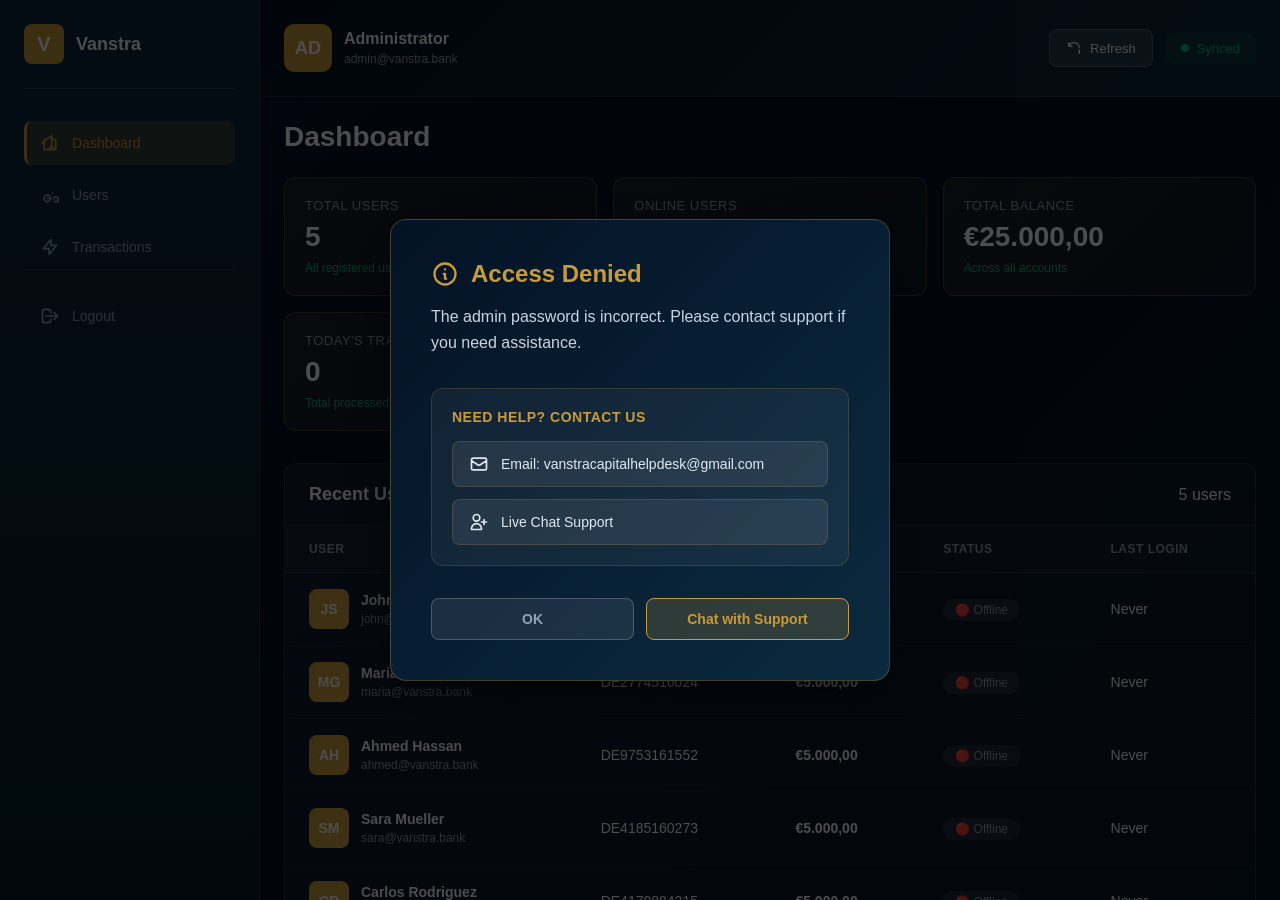
<file: admin.html>
<!DOCTYPE html>
<html lang="en">
<head>
    <meta charset="UTF-8">
    <meta name="viewport" content="width=device-width, initial-scale=1.0">
    <title>Admin Panel - Vanstra Bank</title>
    
    <style>
        :root {
            --navy: #041225;
            --slate: #0B2A3F;
            --gold: #C89A3A;
            --danger: #ef4444;
            --success: #10b981;
            --warning: #f59e0b;
        }

        * {
            margin: 0;
            padding: 0;
            box-sizing: border-box;
        }

        body {
            font-family: 'Segoe UI', Tahoma, Geneva, Verdana, sans-serif;
            background: linear-gradient(135deg, #071029 0%, #041423 100%);
            color: #fff;
            min-height: 100vh;
        }

        .container {
            display: grid;
            grid-template-columns: 260px 1fr;
            min-height: 100vh;
        }

        /* Sidebar */
        .sidebar {
            background: linear-gradient(180deg, var(--slate) 0%, #051f31 100%);
            padding: 24px;
            border-right: 1px solid rgba(255, 255, 255, 0.1);
            position: sticky;
            top: 0;
            max-height: 100vh;
            overflow-y: auto;
        }

        .sidebar-header {
            display: flex;
            align-items: center;
            gap: 12px;
            margin-bottom: 32px;
            padding-bottom: 24px;
            border-bottom: 1px solid rgba(255, 255, 255, 0.1);
        }

        .logo {
            width: 40px;
            height: 40px;
            background: var(--gold);
            border-radius: 8px;
            display: flex;
            align-items: center;
            justify-content: center;
            font-weight: 700;
            color: white;
            font-size: 20px;
        }

        .brand-name {
            font-size: 18px;
            font-weight: 700;
        }

        .nav-menu {
            display: flex;
            flex-direction: column;
            gap: 8px;
        }

        .nav-item {
            padding: 12px 16px;
            border-radius: 8px;
            cursor: pointer;
            transition: all 0.3s ease;
            border: none;
            background: none;
            color: #94a3b8;
            font-size: 14px;
            font-weight: 500;
            display: flex;
            align-items: center;
            gap: 12px;
        }

        .nav-item:hover {
            background: rgba(200, 154, 58, 0.1);
            color: var(--gold);
            transform: translateX(4px);
        }

        .nav-item.active {
            background: rgba(200, 154, 58, 0.2);
            color: var(--gold);
            border-left: 3px solid var(--gold);
            padding-left: 13px;
        }

        .nav-item svg {
            width: 20px;
            height: 20px;
        }

        /* Main Content */
        .main {
            overflow-y: auto;
            max-height: 100vh;
        }

        .header {
            background: linear-gradient(135deg, var(--navy) 0%, var(--slate) 100%);
            padding: 24px;
            border-bottom: 1px solid rgba(255, 255, 255, 0.1);
            display: flex;
            align-items: center;
            justify-content: space-between;
            position: sticky;
            top: 0;
            z-index: 40;
        }

        .header-left {
            display: flex;
            align-items: center;
            gap: 24px;
        }

        .admin-profile {
            display: flex;
            align-items: center;
            gap: 12px;
        }

        .admin-avatar {
            width: 48px;
            height: 48px;
            border-radius: 10px;
            background: var(--gold);
            display: flex;
            align-items: center;
            justify-content: center;
            color: white;
            font-weight: 700;
            font-size: 18px;
        }

        .admin-info h3 {
            font-size: 16px;
            margin-bottom: 4px;
        }

        .admin-info p {
            font-size: 12px;
            color: #94a3b8;
        }

        .header-right {
            display: flex;
            align-items: center;
            gap: 12px;
        }

        .sync-status {
            display: flex;
            align-items: center;
            gap: 8px;
            padding: 8px 16px;
            background: rgba(16, 185, 129, 0.1);
            border-radius: 8px;
            font-size: 13px;
            color: var(--success);
        }

        .sync-dot {
            width: 8px;
            height: 8px;
            border-radius: 50%;
            background: var(--success);
            animation: pulse 2s infinite;
        }

        @keyframes pulse {
            0%, 100% { opacity: 1; }
            50% { opacity: 0.5; }
        }

        .btn {
            padding: 10px 16px;
            border: none;
            border-radius: 8px;
            cursor: pointer;
            font-weight: 500;
            font-size: 13px;
            transition: all 0.2s ease;
            display: flex;
            align-items: center;
            gap: 8px;
        }

        .btn-primary {
            background: var(--gold);
            color: white;
        }

        .btn-primary:hover {
            background: #d4a945;
            transform: translateY(-2px);
        }

        .btn-secondary {
            background: rgba(255, 255, 255, 0.1);
            color: #fff;
            border: 1px solid rgba(255, 255, 255, 0.2);
        }

        .btn-secondary:hover {
            background: rgba(255, 255, 255, 0.15);
        }

        /* Content */
        .content {
            padding: 24px;
        }

        .section {
            display: none;
        }

        .section.active {
            display: block;
            animation: fadeIn 0.3s ease;
        }

        @keyframes fadeIn {
            from { opacity: 0; }
            to { opacity: 1; }
        }

        .page-title {
            font-size: 28px;
            font-weight: 700;
            margin-bottom: 24px;
        }

        /* Cards Grid */
        .stats-grid {
            display: grid;
            grid-template-columns: repeat(auto-fit, minmax(240px, 1fr));
            gap: 16px;
            margin-bottom: 32px;
        }

        .stat-card {
            background: linear-gradient(135deg, rgba(200, 154, 58, 0.1), rgba(200, 154, 58, 0.05));
            border: 1px solid rgba(200, 154, 58, 0.3);
            border-radius: 12px;
            padding: 20px;
            transition: all 0.3s ease;
        }

        .stat-card:hover {
            border-color: rgba(200, 154, 58, 0.6);
            transform: translateY(-4px);
        }

        .stat-label {
            color: #94a3b8;
            font-size: 13px;
            font-weight: 500;
            margin-bottom: 8px;
            text-transform: uppercase;
            letter-spacing: 0.5px;
        }

        .stat-value {
            font-size: 28px;
            font-weight: 700;
            margin-bottom: 8px;
        }

        .stat-change {
            font-size: 12px;
            color: var(--success);
        }

        /* Tables */
        .card {
            background: linear-gradient(135deg, rgba(255, 255, 255, 0.05), rgba(255, 255, 255, 0.02));
            border: 1px solid rgba(255, 255, 255, 0.1);
            border-radius: 12px;
            overflow: hidden;
            margin-bottom: 24px;
        }

        .card-header {
            padding: 20px 24px;
            border-bottom: 1px solid rgba(255, 255, 255, 0.1);
            display: flex;
            align-items: center;
            justify-content: space-between;
        }

        .card-title {
            font-size: 18px;
            font-weight: 600;
        }

        .card-body {
            overflow-x: auto;
        }

        table {
            width: 100%;
            border-collapse: collapse;
        }

        th {
            padding: 16px 24px;
            text-align: left;
            font-weight: 600;
            color: #94a3b8;
            background: rgba(255, 255, 255, 0.02);
            border-bottom: 1px solid rgba(255, 255, 255, 0.1);
            font-size: 12px;
            text-transform: uppercase;
            letter-spacing: 0.5px;
        }

        td {
            padding: 16px 24px;
            border-bottom: 1px solid rgba(255, 255, 255, 0.05);
            font-size: 14px;
        }

        tr:hover {
            background: rgba(255, 255, 255, 0.02);
        }

        .user-cell {
            display: flex;
            align-items: center;
            gap: 12px;
        }

        .user-avatar {
            width: 40px;
            height: 40px;
            border-radius: 8px;
            background: linear-gradient(135deg, var(--gold), #d4a945);
            display: flex;
            align-items: center;
            justify-content: center;
            color: white;
            font-weight: 600;
            font-size: 14px;
        }

        .user-info h4 {
            font-size: 14px;
            margin-bottom: 4px;
        }

        .user-info p {
            font-size: 12px;
            color: #94a3b8;
        }

        .status-badge {
            padding: 4px 12px;
            border-radius: 20px;
            font-size: 12px;
            font-weight: 500;
        }

        .status-badge.online {
            background: rgba(16, 185, 129, 0.2);
            color: var(--success);
        }

        .status-badge.offline {
            background: rgba(107, 114, 128, 0.2);
            color: #9ca3af;
        }

        .status-badge.active {
            background: rgba(16, 185, 129, 0.2);
            color: var(--success);
        }

        .status-badge.frozen {
            background: rgba(239, 68, 68, 0.2);
            color: var(--danger);
        }

        /* Modal */
        .modal-overlay {
            display: none;
            position: fixed;
            inset: 0;
            background: rgba(0, 0, 0, 0.8);
            z-index: 100;
            align-items: center;
            justify-content: center;
        }

        .modal-overlay.active {
            display: flex;
        }

        .modal-content {
            background: linear-gradient(135deg, var(--navy), var(--slate));
            border: 1px solid rgba(255, 255, 255, 0.1);
            border-radius: 16px;
            padding: 32px;
            width: 90%;
            max-width: 600px;
            max-height: 90vh;
            overflow-y: auto;
            animation: slideUp 0.3s ease;
        }

        @keyframes slideUp {
            from {
                transform: translateY(20px);
                opacity: 0;
            }
            to {
                transform: translateY(0);
                opacity: 1;
            }
        }

        .modal-header {
            font-size: 24px;
            font-weight: 700;
            margin-bottom: 24px;
        }

        .modal-close {
            position: absolute;
            top: 16px;
            right: 16px;
            background: none;
            border: none;
            color: #94a3b8;
            cursor: pointer;
            font-size: 24px;
            transition: color 0.2s;
        }

        .modal-close:hover {
            color: white;
        }

        .form-group {
            margin-bottom: 24px;
        }

        .form-label {
            display: block;
            font-size: 12px;
            font-weight: 600;
            color: #94a3b8;
            margin-bottom: 8px;
            text-transform: uppercase;
            letter-spacing: 0.5px;
        }

        .form-input {
            width: 100%;
            padding: 12px 16px;
            background: rgba(255, 255, 255, 0.05);
            border: 1px solid rgba(255, 255, 255, 0.1);
            border-radius: 8px;
            color: white;
            font-size: 14px;
            transition: all 0.2s;
        }

        .form-input:focus {
            outline: none;
            border-color: var(--gold);
            background: rgba(255, 255, 255, 0.08);
        }

        .search-box {
            padding: 12px 16px;
            background: rgba(255, 255, 255, 0.05);
            border: 1px solid rgba(255, 255, 255, 0.1);
            border-radius: 8px;
            color: white;
            font-size: 14px;
            min-width: 300px;
        }

        .search-box::placeholder {
            color: #94a3b8;
        }

        .action-buttons {
            display: grid;
            grid-template-columns: repeat(2, 1fr);
            gap: 12px;
            margin-bottom: 24px;
        }

        .btn-sm {
            padding: 8px 12px;
            font-size: 12px;
        }

        .btn-danger {
            background: rgba(239, 68, 68, 0.2);
            color: var(--danger);
            border: 1px solid var(--danger);
        }

        .btn-danger:hover {
            background: rgba(239, 68, 68, 0.3);
        }

        .btn-success {
            background: rgba(16, 185, 129, 0.2);
            color: var(--success);
            border: 1px solid var(--success);
        }

        .btn-success:hover {
            background: rgba(16, 185, 129, 0.3);
        }

        /* Mobile Menu Toggle Button */
        .menu-toggle {
            display: none;
            background: none;
            border: none;
            color: white;
            cursor: pointer;
            font-size: 24px;
            padding: 8px 12px;
            margin-right: 16px;
        }

        .menu-toggle:hover {
            color: var(--gold);
        }

        /* Mobile Drawer Overlay */
        .mobile-drawer-overlay {
            display: none;
            position: fixed;
            inset: 0;
            background: rgba(0, 0, 0, 0.5);
            z-index: 99;
        }

        .mobile-drawer-overlay.active {
            display: block;
        }

        /* Responsive Layout for Mobile */
        @media (max-width: 1024px) {
            .container {
                grid-template-columns: 1fr;
            }

            .sidebar {
                position: fixed;
                left: 0;
                top: 0;
                width: 280px;
                height: 100vh;
                z-index: 100;
                transform: translateX(-100%);
                transition: transform 0.3s ease;
            }

            .sidebar.active {
                transform: translateX(0);
            }

            .menu-toggle {
                display: block;
            }

            .header-left {
                gap: 12px;
            }

            .admin-info h3 {
                font-size: 14px;
            }

            .admin-info p {
                font-size: 11px;
            }

            .stats-grid {
                grid-template-columns: repeat(2, 1fr);
                gap: 12px;
            }

            .stat-card {
                padding: 16px;
            }

            .stat-value {
                font-size: 22px;
            }

            .stat-label {
                font-size: 12px;
            }

            .search-box {
                min-width: auto;
                width: 100%;
                padding: 12px;
            }

            .action-buttons {
                grid-template-columns: 1fr;
            }

            table {
                font-size: 13px;
            }

            th, td {
                padding: 12px 16px;
            }
        }

        /* Tablet Adjustments */
        @media (max-width: 768px) {
            .header {
                padding: 16px;
                flex-wrap: wrap;
            }

            .header-left {
                width: 100%;
                margin-bottom: 12px;
                gap: 16px;
            }

            .header-right {
                width: 100%;
                justify-content: space-between;
                gap: 8px;
            }

            .admin-avatar {
                width: 40px;
                height: 40px;
                font-size: 16px;
            }

            .content {
                padding: 16px 12px;
            }

            .page-title {
                font-size: 22px;
                margin-bottom: 16px;
            }

            .stats-grid {
                grid-template-columns: repeat(2, 1fr);
                gap: 10px;
                margin-bottom: 20px;
            }

            .stat-card {
                padding: 12px;
                border-radius: 10px;
            }

            .stat-value {
                font-size: 20px;
                margin-bottom: 4px;
            }

            .stat-label {
                font-size: 11px;
                margin-bottom: 6px;
            }

            .stat-change {
                font-size: 11px;
            }

            /* Responsive Table - Convert to Card Layout */
            .card {
                border-radius: 10px;
                margin-bottom: 16px;
            }

            .card-header {
                padding: 16px;
                flex-wrap: wrap;
            }

            .card-title {
                font-size: 16px;
                flex: 1;
            }

            .card-body {
                overflow-x: visible;
            }

            /* Hide table headers on mobile */
            table thead {
                display: none;
            }

            table, tbody, tr, td {
                display: block;
                width: 100%;
            }

            tr {
                margin-bottom: 16px;
                border: 1px solid rgba(255, 255, 255, 0.1);
                border-radius: 8px;
                overflow: hidden;
                padding: 12px;
                background: rgba(255, 255, 255, 0.02);
            }

            td {
                padding: 8px 0;
                border: none;
                display: flex;
                justify-content: space-between;
                align-items: center;
                font-size: 13px;
                border-bottom: 1px solid rgba(255, 255, 255, 0.05);
            }

            td:last-child {
                border-bottom: none;
            }

            td::before {
                content: attr(data-label);
                font-weight: 600;
                color: #94a3b8;
                margin-right: 12px;
                flex: 0 0 120px;
                font-size: 12px;
            }

            .user-cell {
                flex-direction: column;
                align-items: flex-start;
            }

            .search-box {
                min-width: auto;
                width: 100%;
                padding: 12px;
                font-size: 16px;
                margin-bottom: 16px;
            }

            .btn {
                padding: 12px 16px;
                font-size: 14px;
                min-height: 44px;
                border-radius: 8px;
            }

            .btn-sm {
                padding: 10px 14px;
                font-size: 13px;
                min-height: 40px;
            }

            .action-buttons {
                grid-template-columns: 1fr;
                gap: 10px;
            }

            /* Modal adjustments */
            .modal-content {
                width: 95%;
                max-width: 100%;
                max-height: 85vh;
                padding: 24px;
                border-radius: 12px;
            }

            .form-group {
                margin-bottom: 16px;
            }

            .form-input {
                padding: 14px 12px;
                font-size: 16px;
                border-radius: 8px;
            }

            .form-label {
                font-size: 12px;
                margin-bottom: 6px;
            }

            .notification-box {
                width: 95%;
                max-width: 100%;
                padding: 24px;
                border-radius: 12px;
            }

            .notification-buttons {
                gap: 10px;
                grid-template-columns: 1fr;
            }

            .btn-close-notification,
            .btn-contact {
                padding: 14px 16px;
                font-size: 14px;
                min-height: 44px;
            }
        }

        /* Mobile Phone (Small) */
        @media (max-width: 480px) {
            .container {
                grid-template-columns: 1fr;
            }

            .sidebar {
                width: 100%;
                max-height: calc(100vh - 60px);
            }

            .header {
                padding: 12px;
                gap: 8px;
            }

            .header-left {
                width: 100%;
                margin-bottom: 8px;
                gap: 8px;
            }

            .header-right {
                width: 100%;
                gap: 6px;
                flex-wrap: wrap;
            }

            .admin-avatar {
                width: 36px;
                height: 36px;
                font-size: 14px;
            }

            .admin-info h3 {
                font-size: 13px;
                margin-bottom: 2px;
            }

            .admin-info p {
                font-size: 10px;
            }

            .sync-status {
                padding: 6px 12px;
                font-size: 12px;
            }

            .btn {
                padding: 10px 12px;
                font-size: 12px;
                gap: 6px;
                min-height: 40px;
            }

            .content {
                padding: 12px 10px;
            }

            .page-title {
                font-size: 20px;
                margin-bottom: 12px;
            }

            .stats-grid {
                grid-template-columns: 1fr;
                gap: 8px;
                margin-bottom: 16px;
            }

            .stat-card {
                padding: 12px;
            }

            .stat-value {
                font-size: 18px;
            }

            .stat-label {
                font-size: 11px;
            }

            .card {
                margin-bottom: 12px;
            }

            .card-header {
                padding: 12px;
                gap: 8px;
            }

            .card-title {
                font-size: 15px;
            }

            tr {
                margin-bottom: 12px;
                padding: 10px;
            }

            td {
                padding: 6px 0;
                font-size: 12px;
            }

            td::before {
                flex: 0 0 100px;
                font-size: 11px;
                margin-right: 8px;
            }

            .search-box {
                padding: 12px;
                font-size: 16px;
                margin-bottom: 12px;
            }

            .modal-content {
                padding: 16px;
            }

            .modal-header {
                font-size: 18px;
                margin-bottom: 16px;
            }

            .form-input {
                padding: 12px;
                font-size: 16px;
            }

            .notification-box {
                padding: 16px;
            }

            .notification-header {
                font-size: 18px;
            }
        }

        /* Extra Small Mobile */
        @media (max-width: 360px) {
            .header-left {
                gap: 6px;
            }

            .admin-avatar {
                width: 32px;
                height: 32px;
                font-size: 12px;
            }

            .stats-grid {
                gap: 6px;
            }

            .stat-value {
                font-size: 16px;
            }

            .page-title {
                font-size: 18px;
            }
        }

        /* Notification Module */
        .notification-overlay {
            display: none;
            position: fixed;
            inset: 0;
            background: rgba(0, 0, 0, 0.7);
            z-index: 200;
            align-items: center;
            justify-content: center;
        }

        .notification-overlay.active {
            display: flex;
        }

        .notification-box {
            background: linear-gradient(135deg, var(--navy), var(--slate));
            border: 1px solid rgba(200, 154, 58, 0.3);
            border-radius: 16px;
            padding: 40px;
            width: 90%;
            max-width: 500px;
            animation: slideUp 0.3s ease;
            box-shadow: 0 20px 60px rgba(0, 0, 0, 0.5);
        }

        .notification-header {
            font-size: 24px;
            font-weight: 700;
            margin-bottom: 16px;
            color: var(--gold);
            display: flex;
            align-items: center;
            gap: 12px;
        }

        .notification-header svg {
            width: 28px;
            height: 28px;
        }

        .notification-message {
            font-size: 16px;
            color: #cbd5e1;
            margin-bottom: 32px;
            line-height: 1.6;
        }

        .notification-contact-section {
            margin-bottom: 32px;
            padding: 20px;
            background: rgba(255, 255, 255, 0.05);
            border-radius: 12px;
            border: 1px solid rgba(200, 154, 58, 0.2);
        }

        .contact-title {
            font-size: 14px;
            font-weight: 600;
            color: var(--gold);
            margin-bottom: 16px;
            text-transform: uppercase;
            letter-spacing: 0.5px;
        }

        .contact-methods {
            display: grid;
            gap: 12px;
        }

        .contact-method {
            padding: 12px 16px;
            background: rgba(255, 255, 255, 0.08);
            border: 1px solid rgba(200, 154, 58, 0.2);
            border-radius: 8px;
            cursor: pointer;
            transition: all 0.2s;
            display: flex;
            align-items: center;
            gap: 12px;
            color: #e2e8f0;
            text-decoration: none;
            font-size: 14px;
        }

        .contact-method:hover {
            background: rgba(200, 154, 58, 0.1);
            border-color: var(--gold);
            color: var(--gold);
            transform: translateX(4px);
        }

        .contact-method svg {
            width: 20px;
            height: 20px;
            flex-shrink: 0;
        }

        .notification-buttons {
            display: grid;
            grid-template-columns: 1fr 1fr;
            gap: 12px;
        }

        .btn-close-notification {
            padding: 12px 24px;
            background: rgba(255, 255, 255, 0.08);
            border: 1px solid rgba(255, 255, 255, 0.2);
            border-radius: 8px;
            color: #94a3b8;
            cursor: pointer;
            font-size: 14px;
            font-weight: 600;
            transition: all 0.2s;
        }

        .btn-close-notification:hover {
            background: rgba(255, 255, 255, 0.12);
            color: white;
        }

        .btn-contact {
            padding: 12px 24px;
            background: rgba(200, 154, 58, 0.2);
            border: 1px solid var(--gold);
            border-radius: 8px;
            color: var(--gold);
            cursor: pointer;
            font-size: 14px;
            font-weight: 600;
            transition: all 0.2s;
        }

        .btn-contact:hover {
            background: rgba(200, 154, 58, 0.3);
            transform: translateY(-2px);
        }
    </style>
</head>
<body>
    <!-- Mobile Drawer Overlay -->
    <div class="mobile-drawer-overlay" id="mobileDrawerOverlay" onclick="toggleMobileMenu()"></div>

    <div class="container">
        <!-- Sidebar -->
        <div class="sidebar">
            <div class="sidebar-header">
                <div class="logo">V</div>
                <div class="brand-name">Vanstra</div>
            </div>
            
            <nav class="nav-menu">
                <button class="nav-item active" onclick="showSection('dashboard'); closeMobileMenu();" data-section="dashboard">
                    <svg fill="none" stroke="currentColor" viewBox="0 0 24 24"><path stroke-linecap="round" stroke-linejoin="round" stroke-width="2" d="M3 12l2-3m0 0l7-4 7 4M5 9v10a1 1 0 001 1h12a1 1 0 001-1V9m-9 11l4-4m0 0l4 4m-4-4V3"></path></svg>
                    Dashboard
                </button>
                <button class="nav-item" onclick="showSection('users'); closeMobileMenu();" data-section="users">
                    <svg fill="none" stroke="currentColor" viewBox="0 0 24 24"><path stroke-linecap="round" stroke-linejoin="round" stroke-width="2" d="M17 20h5v-2a3 3 0 00-5.856-1.487M15 10h.01M13 16H9m4 0a4 4 0 11-8 0 4 4 0 018 0z"></path></svg>
                    Users
                </button>
                <button class="nav-item" onclick="showSection('transactions'); closeMobileMenu();" data-section="transactions">
                    <svg fill="none" stroke="currentColor" viewBox="0 0 24 24"><path stroke-linecap="round" stroke-linejoin="round" stroke-width="2" d="M13 10V3L4 14h7v7l9-11h-7z"></path></svg>
                    Transactions
                </button>
            </nav>

            <div style="margin-top: auto; padding-top: 24px; border-top: 1px solid rgba(255, 255, 255, 0.1);">
                <button class="nav-item" onclick="logout()">
                    <svg fill="none" stroke="currentColor" viewBox="0 0 24 24"><path stroke-linecap="round" stroke-linejoin="round" stroke-width="2" d="M17 16l4-4m0 0l-4-4m4 4H7m6 4v1a3 3 0 01-3 3H6a3 3 0 01-3-3V7a3 3 0 013-3h4a3 3 0 013 3v1"></path></svg>
                    Logout
                </button>
            </div>
        </div>

        <!-- Main -->
        <div class="main">
            <!-- Header -->
            <div class="header">
                <button class="menu-toggle" id="menuToggle" onclick="toggleMobileMenu()">☰</button>
                <div class="header-left">
                    <div class="admin-profile">
                        <div class="admin-avatar" id="adminInitials">A</div>
                        <div class="admin-info">
                            <h3 id="adminName">Administrator</h3>
                            <p id="adminEmail">vanstracapitalhelpdesk@gmail.com</p>
                        </div>
                    </div>
                </div>
                <div class="header-right">
                    <button class="btn btn-secondary" onclick="updateAdminDashboard()">
                        <svg width="16" height="16" fill="none" stroke="currentColor" viewBox="0 0 24 24"><path stroke-linecap="round" stroke-linejoin="round" stroke-width="2" d="M4 4v5h.582m15.356 2A8.001 8.001 0 004.582 9m0 0H9m11 11v-5h-.581"></path></svg>
                        Refresh
                    </button>
                    <div class="sync-status" id="syncStatus">
                        <div class="sync-dot"></div>
                        <span id="syncText">Synced</span>
                    </div>
                </div>
            </div>

            <!-- Content -->
            <div class="content">
                <!-- Dashboard Section -->
                <div class="section active" id="dashboardSection">
                    <h1 class="page-title">Dashboard</h1>

                    <!-- Stats Grid -->
                    <div class="stats-grid">
                        <div class="stat-card">
                            <div class="stat-label">Total Users</div>
                            <div class="stat-value" id="totalUsers">0</div>
                            <div class="stat-change">All registered users</div>
                        </div>
                        <div class="stat-card">
                            <div class="stat-label">Online Users</div>
                            <div class="stat-value" id="onlineUsers">0</div>
                            <div class="stat-change">Currently active</div>
                        </div>
                        <div class="stat-card">
                            <div class="stat-label">Total Balance</div>
                            <div class="stat-value" id="totalBalance">€0</div>
                            <div class="stat-change">Across all accounts</div>
                        </div>
                        <div class="stat-card">
                            <div class="stat-label">Today's Transactions</div>
                            <div class="stat-value" id="todayTransactions">0</div>
                            <div class="stat-change">Total processed</div>
                        </div>
                    </div>

                    <!-- Users Table -->
                    <div class="card">
                        <div class="card-header">
                            <h2 class="card-title">Recent Users</h2>
                            <span id="userCount">0 users</span>
                        </div>
                        <div class="card-body">
                            <table>
                                <thead>
                                    <tr>
                                        <th>User</th>
                                        <th>Account</th>
                                        <th>Balance</th>
                                        <th>Status</th>
                                        <th>Last Login</th>
                                    </tr>
                                </thead>
                                <tbody id="usersTable">
                                    <tr><td colspan="5" style="text-align: center; padding: 32px;">Loading...</td></tr>
                                </tbody>
                            </table>
                        </div>
                    </div>
                </div>

                <!-- Users Management Section -->
                <div class="section" id="usersSection">
                    <h1 class="page-title">User Management</h1>

                    <div style="margin-bottom: 24px;">
                        <input type="text" class="search-box" id="userSearch" placeholder="Search users by name or email..." onkeyup="searchUsers()">
                    </div>

                    <div class="card">
                        <div class="card-header">
                            <h2 class="card-title">All Users</h2>
                            <span id="usersCountLabel">0 users</span>
                        </div>
                        <div class="card-body">
                            <table>
                                <thead>
                                    <tr>
                                        <th>User</th>
                                        <th>Account Type</th>
                                        <th>Balance</th>
                                        <th>Status</th>
                                        <th>Account</th>
                                        <th>Actions</th>
                                    </tr>
                                </thead>
                                <tbody id="usersManagementTable">
                                    <tr><td colspan="6" style="text-align: center; padding: 32px;">Loading...</td></tr>
                                </tbody>
                            </table>
                        </div>
                    </div>
                </div>

                <!-- Transactions Section -->
                <div class="section" id="transactionsSection">
                    <h1 class="page-title">Transactions</h1>
                    <div class="card">
                        <div class="card-body" style="padding: 32px; text-align: center; color: #94a3b8;">
                            <p>Transactions analytics coming soon...</p>
                        </div>
                    </div>
                </div>
            </div>
        </div>
    </div>

    <!-- Notification Module -->
    <div class="notification-overlay" id="notificationOverlay" onclick="closeNotification(event)">
        <div class="notification-box" onclick="event.stopPropagation()">
            <div class="notification-header">
                <svg fill="none" stroke="currentColor" viewBox="0 0 24 24">
                    <path stroke-linecap="round" stroke-linejoin="round" stroke-width="2" d="M13 16h-1v-4h-1m1-4h.01M21 12a9 9 0 11-18 0 9 9 0 0118 0z"></path>
                </svg>
                <span id="notificationTitle">Notification</span>
            </div>
            <div class="notification-message" id="notificationMessage">Your action has been completed successfully.</div>
            
            <div class="notification-contact-section">
                <div class="contact-title">Need Help? Contact Us</div>
                <div class="contact-methods">
                    <a href="mailto:vanstracapitalhelpdesk@gmail.com" class="contact-method">
                        <svg fill="none" stroke="currentColor" viewBox="0 0 24 24">
                            <path stroke-linecap="round" stroke-linejoin="round" stroke-width="2" d="M3 8l7.89 5.26a2 2 0 002.22 0L21 8M5 19h14a2 2 0 002-2V7a2 2 0 00-2-2H5a2 2 0 00-2 2v10a2 2 0 002 2z"></path>
                        </svg>
                        <span>Email: vanstracapitalhelpdesk@gmail.com</span>
                    </a>
                    <a href="javascript:void(0)" class="contact-method" onclick="openLiveChat()">
                        <svg fill="none" stroke="currentColor" viewBox="0 0 24 24">
                            <path stroke-linecap="round" stroke-linejoin="round" stroke-width="2" d="M18 9v3m0 0v3m0-3h3m-3 0h-3m-2-5a4 4 0 11-8 0 4 4 0 018 0zM3 20a6 6 0 0112 0v1H3v-1z"></path>
                        </svg>
                        <span>Live Chat Support</span>
                    </a>
                </div>
            </div>

            <div class="notification-buttons">
                <button class="btn-close-notification" onclick="closeNotification()">OK</button>
                <button class="btn-contact" onclick="openLiveChat()">Chat with Support</button>
            </div>
        </div>
    </div>

    <!-- User Management Modal -->
    <div class="modal-overlay" id="userModalOverlay" onclick="closeUserModal(event)">
        <div class="modal-content" onclick="event.stopPropagation()">
            <button class="modal-close" onclick="closeUserModal()">×</button>
            <div class="modal-header">Manage User Account</div>

            <div class="form-group">
                <label class="form-label">Full Name</label>
                <input type="text" id="userNameDisplay" class="form-input" readonly>
            </div>

            <div class="form-group">
                <label class="form-label">Email</label>
                <input type="text" id="userEmailDisplay" class="form-input" readonly>
            </div>

            <div class="form-group">
                <label class="form-label">Current Balance</label>
                <input type="text" id="currentBalance" class="form-input" readonly>
            </div>

            <div class="form-group">
                <label class="form-label">Account Status</label>
                <div class="action-buttons">
                    <button class="btn btn-success btn-sm" onclick="updateUserStatus(currentEditingUserId, 'unfreeze')">✓ Active</button>
                    <button class="btn btn-danger btn-sm" onclick="updateUserStatus(currentEditingUserId, 'freeze')">❄️ Freeze</button>
                    <button class="btn btn-danger btn-sm" onclick="updateUserStatus(currentEditingUserId, 'block')">🚫 Block</button>
                    <button class="btn btn-warning btn-sm" onclick="updateUserStatus(currentEditingUserId, 'suspend')">⏸️ Suspend</button>
                </div>
            </div>



            <div class="form-group">
                <label class="form-label">Balance Adjustment (€)</label>
                <div style="display: grid; grid-template-columns: 1fr auto auto; gap: 12px;">
                    <input type="number" id="balanceAmount" class="form-input" placeholder="Enter amount" step="0.01">
                    <button class="btn btn-success btn-sm" onclick="adjustBalance(currentEditingUserId, 'add')">+ Add</button>
                    <button class="btn btn-danger btn-sm" onclick="adjustBalance(currentEditingUserId, 'deduct')">- Deduct</button>
                </div>
            </div>

            <div class="form-group">
                <label class="form-label">Set Balance (€)</label>
                <div style="display: grid; grid-template-columns: 1fr auto; gap: 12px;">
                    <input type="number" id="balanceSet" class="form-input" placeholder="Enter new balance" step="0.01">
                    <button class="btn btn-primary btn-sm" onclick="adjustBalance(currentEditingUserId, 'set')">Set</button>
                </div>
            </div>

            <button class="btn btn-secondary" onclick="closeUserModal()" style="width: 100%; margin-top: 24px;">Close</button>
        </div>
    </div>

    <!-- Scripts -->
    <script src="bank-core-v2.js"></script>
    <script src="realtime-sync.js"></script>
    <script>
        const ADMIN_PASSWORD = 'admin123';
        let currentEditingUserId = null;
        let allUsers = [];

        // Initialize
        document.addEventListener('DOMContentLoaded', function() {
            // Check auth
            if (!sessionStorage.getItem('adminAuthenticated')) {
                const password = prompt('Enter admin password:');
                if (password !== ADMIN_PASSWORD) {
                    showNotification('Access Denied', 'The admin password is incorrect. Please contact support if you need assistance.');
                    setTimeout(() => window.location.href = 'login.html', 2000);
                } else {
                    sessionStorage.setItem('adminAuthenticated', 'true');
                    sessionStorage.setItem('adminLoginTime', new Date().toISOString());
                }
            }

            // Initialize mobile menu
            if (window.innerWidth <= 1024) {
                document.querySelectorAll('.nav-item').forEach(item => {
                    item.addEventListener('click', closeMobileMenu);
                });
            }

            // Handle window resize to close menu on larger screens
            window.addEventListener('resize', function() {
                if (window.innerWidth > 1024) {
                    closeMobileMenu();
                }
            });

            // Initialize
            initAdmin();
            startRealtimeSync();
        });

        function initAdmin() {
            initializeTestUsers();
            initializeAdminHeader();
            loadDashboard();
            loadUsersManagement();
            VanstraBank.on('user_updated', () => {
                loadDashboard();
                loadUsersManagement();
            });
        }

        function initializeTestUsers() {
            const users = VanstraBank.getAllUsers();
            if (users.length === 0) {
                const testUsers = [
                    { fullName: 'John Smith', email: 'john@vanstra.bank', dateOfBirth: '1990-05-15', phone: '+49301234567', password: 'Test1234!', pin: '1234' },
                    { fullName: 'Maria Garcia', email: 'maria@vanstra.bank', dateOfBirth: '1992-08-22', phone: '+49301234568', password: 'Test1234!', pin: '5678' },
                    { fullName: 'Ahmed Hassan', email: 'ahmed@vanstra.bank', dateOfBirth: '1988-03-10', phone: '+49301234569', password: 'Test1234!', pin: '9012' },
                    { fullName: 'Sara Mueller', email: 'sara@vanstra.bank', dateOfBirth: '1995-12-01', phone: '+49301234570', password: 'Test1234!', pin: '3456' },
                    { fullName: 'Carlos Rodriguez', email: 'carlos@vanstra.bank', dateOfBirth: '1987-07-20', phone: '+49301234571', password: 'Test1234!', pin: '7890' }
                ];
                testUsers.forEach(u => VanstraBank.createAccount(u));
            }
        }

        function initializeAdminHeader() {
            const initials = 'AD';
            document.getElementById('adminInitials').textContent = initials;
            document.getElementById('adminName').textContent = 'Administrator';
            document.getElementById('adminEmail').textContent = 'admin@vanstra.bank';
        }

        function showSection(sectionName) {
            // Hide all sections
            document.querySelectorAll('.section').forEach(el => el.classList.remove('active'));
            document.getElementById(sectionName + 'Section').classList.add('active');

            // Update nav
            document.querySelectorAll('.nav-item').forEach(btn => btn.classList.remove('active'));
            document.querySelector(`[data-section="${sectionName}"]`).classList.add('active');

            // Close mobile menu after navigation
            if (window.innerWidth <= 1024) {
                closeMobileMenu();
            }
        }

        // Mobile Menu Functions
        function toggleMobileMenu() {
            const sidebar = document.querySelector('.sidebar');
            const overlay = document.getElementById('mobileDrawerOverlay');
            
            sidebar.classList.toggle('active');
            overlay.classList.toggle('active');
        }

        function closeMobileMenu() {
            const sidebar = document.querySelector('.sidebar');
            const overlay = document.getElementById('mobileDrawerOverlay');
            
            sidebar.classList.remove('active');
            overlay.classList.remove('active');
        }

        function loadDashboard() {
            const users = VanstraBank.getAllUsers();
            allUsers = users;

            document.getElementById('totalUsers').textContent = users.length;
            document.getElementById('onlineUsers').textContent = users.filter(u => u.isOnline).length;
            document.getElementById('userCount').textContent = users.length + ' users';

            const totalBalance = users.reduce((sum, u) => sum + u.balance, 0);
            document.getElementById('totalBalance').textContent = '€' + totalBalance.toLocaleString('de-DE', {minimumFractionDigits: 2});

            const todayTxns = users.reduce((sum, u) => {
                const today = new Date().toDateString();
                return sum + (u.transactions || []).filter(tx => new Date(tx.timestamp).toDateString() === today).length;
            }, 0);
            document.getElementById('todayTransactions').textContent = todayTxns;

            const tableBody = document.getElementById('usersTable');
            tableBody.innerHTML = users.slice(0, 10).map(user => `
                <tr>
                    <td data-label="User">
                        <div class="user-cell">
                            <div class="user-avatar">${user.fullName.split(' ').map(n => n[0]).join('')}</div>
                            <div class="user-info">
                                <h4>${user.fullName}</h4>
                                <p>${user.email}</p>
                            </div>
                        </div>
                    </td>
                    <td data-label="Account">${user.accountNumber}</td>
                    <td data-label="Balance"><strong>€${user.balance.toLocaleString('de-DE', {minimumFractionDigits: 2})}</strong></td>
                    <td data-label="Status"><span class="status-badge ${user.isOnline ? 'online' : 'offline'}">${user.isOnline ? '🟢 Online' : '🔴 Offline'}</span></td>
                    <td data-label="Last Login">${user.lastLogin ? new Date(user.lastLogin).toLocaleString('de-DE') : 'Never'}</td>
                </tr>
            `).join('');
        }

        function loadUsersManagement() {
            const users = VanstraBank.getAllUsers();
            document.getElementById('usersCountLabel').textContent = users.length + ' users';

            const tableBody = document.getElementById('usersManagementTable');
            tableBody.innerHTML = users.map(user => `
                <tr>
                    <td data-label="User">
                        <div class="user-cell">
                            <div class="user-avatar">${user.fullName.split(' ').map(n => n[0]).join('')}</div>
                            <div class="user-info">
                                <h4>${user.fullName}</h4>
                                <p>${user.email}</p>
                            </div>
                        </div>
                    </td>
                    <td data-label="Account Type">${user.accountType}</td>
                    <td data-label="Balance"><strong>€${user.balance.toLocaleString('de-DE', {minimumFractionDigits: 2})}</strong></td>
                    <td data-label="Status"><span class="status-badge ${(user.accountStatus || 'active').toLowerCase()}">${user.accountStatus || 'Active'}</span></td>
                    <td data-label="Status">${user.isOnline ? '🟢' : '🔴'}</td>
                    <td data-label="Actions"><button class="btn btn-primary btn-sm" onclick="openUserModal('${user.id}', '${user.fullName}', '${user.email}', '${user.balance}')">Edit</button></td>
                </tr>
            `).join('');
        }

        function searchUsers() {
            const term = document.getElementById('userSearch').value.toLowerCase();
            const filtered = allUsers.filter(u => u.fullName.toLowerCase().includes(term) || u.email.toLowerCase().includes(term));
            const tableBody = document.getElementById('usersManagementTable');
            tableBody.innerHTML = filtered.map(user => `
                <tr>
                    <td data-label="User">
                        <div class="user-cell">
                            <div class="user-avatar">${user.fullName.split(' ').map(n => n[0]).join('')}</div>
                            <div class="user-info">
                                <h4>${user.fullName}</h4>
                                <p>${user.email}</p>
                            </div>
                        </div>
                    </td>
                    <td data-label="Account Type">${user.accountType}</td>
                    <td data-label="Balance"><strong>€${user.balance.toLocaleString('de-DE', {minimumFractionDigits: 2})}</strong></td>
                    <td data-label="Status"><span class="status-badge ${(user.accountStatus || 'active').toLowerCase()}">${user.accountStatus || 'Active'}</span></td>
                    <td data-label="Status">${user.isOnline ? '🟢' : '🔴'}</td>
                    <td data-label="Actions"><button class="btn btn-primary btn-sm" onclick="openUserModal('${user.id}', '${user.fullName}', '${user.email}', '${user.balance}')">Edit</button></td>
                </tr>
            `).join('');
        }

        function openUserModal(id, name, email, balance) {
            currentEditingUserId = id;
            document.getElementById('userNameDisplay').value = name;
            document.getElementById('userEmailDisplay').value = email;
            document.getElementById('currentBalance').value = '€' + parseFloat(balance).toLocaleString('de-DE', {minimumFractionDigits: 2});
            document.getElementById('userModalOverlay').classList.add('active');
        }

        function closeUserModal(event) {
            if (event && event.target !== event.currentTarget) return;
            document.getElementById('userModalOverlay').classList.remove('active');
            currentEditingUserId = null;
        }

        function showNotification(title, message) {
            document.getElementById('notificationTitle').textContent = title;
            document.getElementById('notificationMessage').textContent = message;
            document.getElementById('notificationOverlay').classList.add('active');
        }

        function closeNotification(event) {
            if (event && event.target !== event.currentTarget) return;
            document.getElementById('notificationOverlay').classList.remove('active');
        }

        function openLiveChat() {
            // Placeholder for live chat integration
            // This could integrate with services like Intercom, Drift, or custom chat solution
            alert('Live chat support will be available soon. For now, please email vanstracapitalhelpdesk@gmail.com');
        }

        function updateUserStatus(userId, action) {
            const user = allUsers.find(u => u.id === userId);
            if (!user) return;

            const statusMap = {
                'freeze': 'frozen',
                'block': 'blocked',
                'suspend': 'suspended',
                'unfreeze': 'active'
            };

            const newStatus = statusMap[action];
            if (!newStatus) return;

            VanstraBank.updateUser({...user, accountStatus: newStatus});
            const users = VanstraBank.getAllUsers();
            localStorage.setItem('vanstraUsers', JSON.stringify(users.reduce((obj, u) => {obj[u.id] = u; return obj}, {})));
            loadUsersManagement();
            showNotification('Account Status Updated', `User account has been ${action === 'unfreeze' ? 'activated' : action === 'freeze' ? 'frozen' : action === 'block' ? 'blocked' : action === 'suspend' ? 'suspended' : action + 'd'} successfully.`);
        }



        function adjustBalance(userId, action) {
            const user = allUsers.find(u => u.id === userId);
            if (!user) return;

            let newBalance = user.balance;

            if (action === 'add') {
                const amt = parseFloat(document.getElementById('balanceAmount').value);
                if (isNaN(amt) || amt <= 0) {showNotification('Invalid Input', 'Please enter a valid amount greater than 0.'); return;}
                newBalance += amt;
            } else if (action === 'deduct') {
                const amt = parseFloat(document.getElementById('balanceAmount').value);
                if (isNaN(amt) || amt <= 0) {showNotification('Invalid Input', 'Please enter a valid amount greater than 0.'); return;}
                newBalance -= amt;
            } else if (action === 'set') {
                const amt = parseFloat(document.getElementById('balanceSet').value);
                if (isNaN(amt) || amt < 0) {showNotification('Invalid Input', 'Please enter a valid balance amount.'); return;}
                newBalance = amt;
            }

            if (newBalance < 0) {showNotification('Invalid Operation', 'Balance cannot be negative.'); return;}

            VanstraBank.updateUser({...user, balance: newBalance});
            const users = VanstraBank.getAllUsers();
            localStorage.setItem('vanstraUsers', JSON.stringify(users.reduce((obj, u) => {obj[u.id] = u; return obj}, {})));

            document.getElementById('currentBalance').value = '€' + newBalance.toLocaleString('de-DE', {minimumFractionDigits: 2});
            document.getElementById('balanceAmount').value = '';
            document.getElementById('balanceSet').value = '';
            loadUsersManagement();
            showNotification('Balance Adjusted', `User balance has been successfully ${action}ed. The updated balance is €${newBalance.toLocaleString('de-DE', {minimumFractionDigits: 2})}. If the user has questions, direct them to support.`);
        }

        function updateAdminDashboard() {
            loadDashboard();
            loadUsersManagement();
            updateSyncStatus();
        }

        function startRealtimeSync() {
             setInterval(() => {
                updateAdminDashboard();
            }, 2000);
        }

        function updateSyncStatus() {
            const elm = document.getElementById('syncStatus');
            const timeStr = new Date().toLocaleTimeString();
            document.getElementById('syncText').textContent = 'Synced - ' + timeStr;
        }

        function logout() {
            sessionStorage.removeItem('adminAuthenticated');
            window.location.href = 'login.html';
        }
    </script>
</body>
</html>
</file>
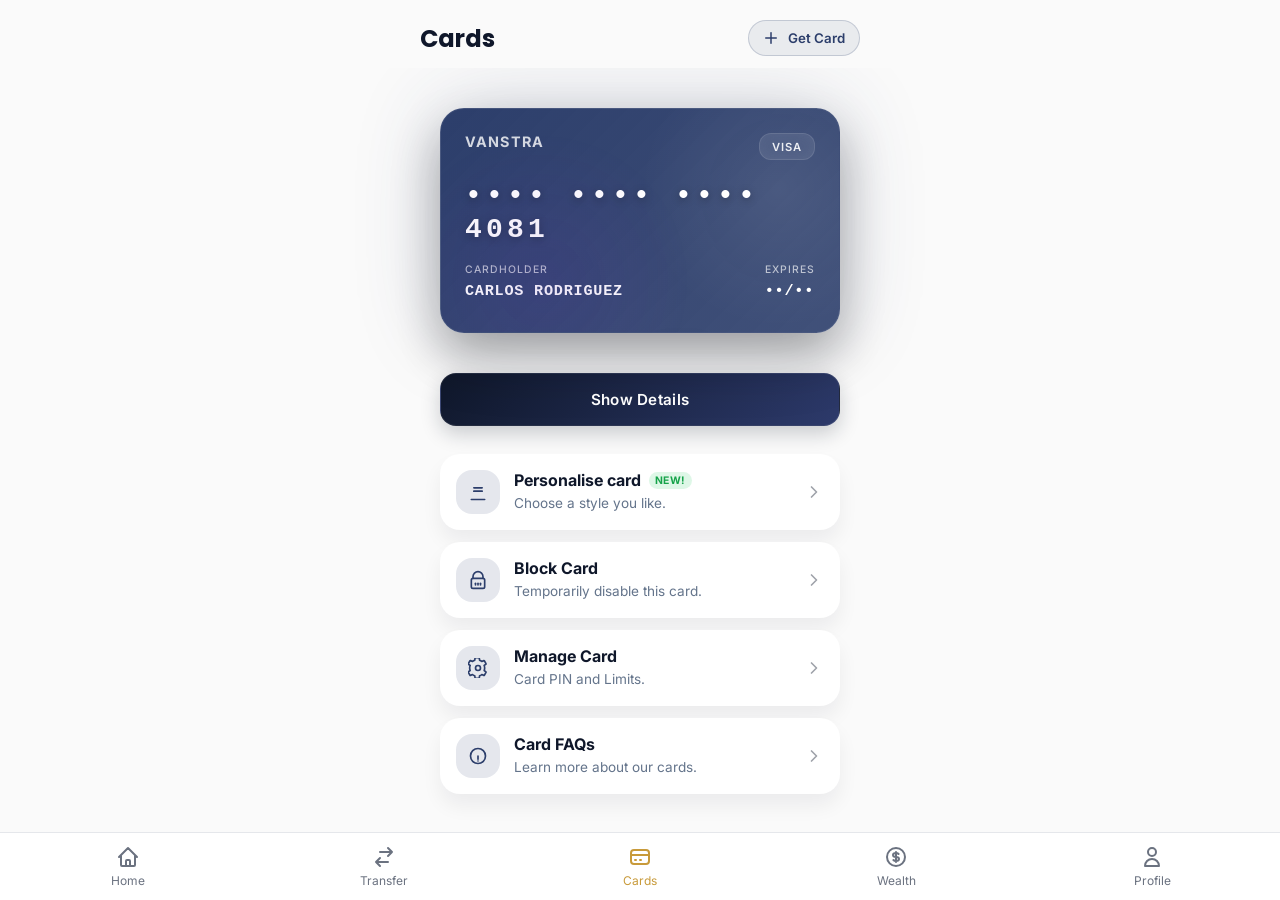
<file: cards-v2.html>
<!DOCTYPE html>
<html lang="en">
<head>
    <meta charset="UTF-8">
    <meta name="viewport" content="width=device-width, initial-scale=1.0">
    <title>Cards - Vanstra Bank</title>
    <meta name="description" content="Manage your Vanstra Bank cards. View details, freeze cards, and set limits.">
    
    <!-- Custom Fonts -->
    <link rel="preconnect" href="https://fonts.googleapis.com">
    <link rel="preconnect" href="https://fonts.gstatic.com" crossorigin>
    <link href="https://fonts.googleapis.com/css2?family=Inter:wght@400;500;600;700&family=Poppins:wght@500;600;700&display=swap" rel="stylesheet">
    
    <style>
        * {
            box-sizing: border-box;
            -webkit-tap-highlight-color: transparent;
        }

        :root {
            --bg: #FAFAFA;
            --surface: #FFFFFF;
            --text: #0F172A;
            --muted: #64748B;
            --brand: #2C3E6B;
            --brand-2: #5B21B6;
            --navy: #041225;
            --slate: #0B2A3F;
            --gold: #C89A3A;
            --shadow: rgba(15, 23, 42, 0.12);
        }

        html, body {
            height: 100%;
        }

        body {
            font-family: 'Inter', sans-serif;
            background: var(--bg);
            color: var(--text);
            margin: 0;
            padding: 0;
        }

        h1, h2, h3, .card-number, .card-balance {
            font-family: 'Poppins', sans-serif;
        }

        a { color: inherit; text-decoration: none; }

        button { font-family: inherit; }

        /* Header */
        .app-header {
            position: sticky;
            top: 0;
            z-index: 50;
            padding: 1.25rem 1.25rem 0.75rem;
            background: var(--bg);
        }

        .header-content {
            display: flex;
            align-items: center;
            justify-content: space-between;
            max-width: 440px;
            margin: 0 auto;
        }

        .header-title {
            font-weight: 700;
            font-size: 1.5rem;
            margin: 0;
        }

        .get-card-btn {
            display: inline-flex;
            align-items: center;
            gap: 0.5rem;
            padding: 0.5rem 0.85rem;
            border-radius: 999px;
            border: 1px solid rgba(44, 62, 107, 0.2);
            background: rgba(44, 62, 107, 0.08);
            color: var(--brand);
            font-weight: 600;
            cursor: pointer;
            transition: background 0.2s, transform 0.2s;
        }

        .get-card-btn:hover {
            background: rgba(44, 62, 107, 0.14);
        }

        .get-card-btn:active {
            transform: scale(0.98);
        }

        .page-content {
            max-width: 440px;
            margin: 0 auto;
            padding: 1.5rem 1.25rem 2.5rem;
        }

        .card-wrapper {
            display: flex;
            justify-content: center;
            align-items: center;
            margin-bottom: 2.5rem;
            position: relative;
            min-height: auto;
        }

        .vertical-card {
            width: 100%;
            max-width: 540px;
            aspect-ratio: 16 / 9;
            border-radius: 24px;
            padding: 24px;
            background: linear-gradient(135deg, #0F172A 0%, #1E3A5F 50%, #2D3A6B 100%);
            color: white;
            position: relative;
            box-shadow: 0 24px 48px rgba(0, 0, 0, 0.3), 0 0 88px rgba(45, 58, 107, 0.2);
            overflow: hidden;
            display: flex;
            flex-direction: column;
            justify-content: space-between;
            transition: all 0.3s cubic-bezier(0.34, 1.56, 0.64, 1);
            transform-style: preserve-3d;
            backdrop-filter: blur(8px);
            border: 1px solid rgba(255, 255, 255, 0.08);
        }

        .vertical-card:hover {
            transform: translateY(-6px) scale(1.01);
            box-shadow: 0 32px 64px rgba(0, 0, 0, 0.35), 0 0 120px rgba(45, 58, 107, 0.25);
        }

        .vertical-card.flipped {
            transform: rotateY(180deg);
        }

        .card-front, .card-back {
            backface-visibility: hidden;
            position: absolute;
            top: 0;
            left: 0;
            width: 100%;
            height: 100%;
            display: flex;
            flex-direction: column;
            justify-content: space-between;
            padding: 24px;
        }

        .card-back {
            transform: rotateY(180deg);
            background: linear-gradient(135deg, #1a1a2e 0%, #16213e 100%);
            justify-content: flex-start;
            gap: 1.5rem;
        }

        .card-back-content {
            display: flex;
            flex-direction: column;
            gap: 1rem;
            color: rgba(255, 255, 255, 0.9);
        }

        .card-back .brand-logo {
            color: rgba(255, 255, 255, 0.8);
            font-size: 0.85rem;
            font-weight: 600;
            letter-spacing: 0.05em;
        }

        .magnetic-stripe {
            height: 40px;
            background: #000;
            margin: 0.5rem 0;
            border-radius: 3px;
        }

        .signature-line {
            border-bottom: 1px solid rgba(255, 255, 255, 0.25);
            padding-bottom: 0.75rem;
            text-align: left;
            font-size: 0.7rem;
            color: rgba(255, 255, 255, 0.5);
            letter-spacing: 0.05em;
        }

        .card-number-back {
            font-size: 0.85rem;
            font-weight: 500;
            letter-spacing: 0.1em;
            font-family: 'Courier New', monospace;
            text-align: left;
            color: rgba(255, 255, 255, 0.75);
        }

        .card-details-panel {
            margin-left: 0;
            background: rgba(255, 255, 255, 0.98);
            backdrop-filter: blur(10px);
            border-radius: 20px;
            padding: 1.75rem;
            box-shadow: 0 20px 60px rgba(0, 0, 0, 0.15);
            border: 1px solid rgba(255, 255, 255, 0.6);
            min-width: 300px;
            width: min(300px, 90vw);
            opacity: 0;
            transform: translateX(20px);
            transition: all 0.3s cubic-bezier(0.34, 1.56, 0.64, 1);
            position: absolute;
            right: 0;
            top: 0;
            z-index: 20;
        }

        @media (max-width: 768px) {
            .card-details-panel {
                position: fixed;
                right: 1rem;
                top: 1rem;
                width: calc(100vw - 2rem);
                max-width: 360px;
                min-width: 0;
                transform: translateY(-20px);
            }
            .card-details-panel.visible {
                transform: translateY(0);
            }
        }

        .card-details-panel.visible {
            opacity: 1;
            transform: translateX(0);
        }

        .details-header {
            display: flex;
            justify-content: space-between;
            align-items: center;
            margin-bottom: 1.5rem;
            padding-bottom: 1.25rem;
            border-bottom: 1.5px solid rgba(15, 23, 42, 0.08);
        }

        .details-header h3 {
            margin: 0;
            font-size: 1.25rem;
            font-weight: 700;
            color: #0F172A;
            letter-spacing: -0.3px;
        }

        .close-details-btn {
            background: rgba(15, 23, 42, 0.06);
            border: none;
            cursor: pointer;
            padding: 0.6rem;
            border-radius: 12px;
            color: #6B7280;
            transition: all 0.2s;
            display: flex;
            align-items: center;
            justify-content: center;
        }

        .close-details-btn:hover {
            background: rgba(15, 23, 42, 0.12);
            color: #374151;
            transform: scale(1.05);
        }

        .detail-row {
            display: flex;
            justify-content: space-between;
            align-items: center;
            padding: 0.95rem 0;
            border-bottom: 1px solid rgba(15, 23, 42, 0.04);
        }

        .detail-row:last-child {
            border-bottom: none;
        }

        .detail-label {
            font-weight: 500;
            color: #6B7280;
            font-size: 0.85rem;
            letter-spacing: 0.02em;
        }

        .detail-value {
            font-weight: 600;
            color: #0F172A;
            font-size: 0.85rem;
            font-family: 'Courier New', monospace;
            letter-spacing: 0.05em;
        }

        .pin-input-container {
            text-align: center;
            margin: 2rem 0;
        }

        .pin-input {
            position: absolute;
            opacity: 0;
            width: 0;
            height: 0;
        }

        .pin-dots {
            display: flex;
            justify-content: center;
            gap: 1rem;
            margin-bottom: 1rem;
        }

        .pin-dot {
            width: 16px;
            height: 16px;
            border-radius: 50%;
            border: 2px solid #D1D5DB;
            background: white;
            transition: all 0.2s;
        }

        .pin-dot.filled {
            background: var(--brand-2);
            border-color: var(--brand-2);
        }

        .vertical-card::before {
            content: '';
            position: absolute;
            top: -60px;
            right: -80px;
            width: 280px;
            height: 280px;
            background: radial-gradient(circle, rgba(255, 255, 255, 0.08) 0%, transparent 70%);
            border-radius: 50%;
            pointer-events: none;
        }

        .vertical-card::after {
            content: '';
            position: absolute;
            bottom: -100px;
            left: -50px;
            width: 300px;
            height: 300px;
            background: radial-gradient(circle, rgba(91, 33, 182, 0.12) 0%, transparent 70%);
            border-radius: 50%;
            pointer-events: none;
        }

        .card-top-row {
            display: flex;
            justify-content: space-between;
            align-items: flex-start;
            gap: 1.5rem;
            margin-bottom: 0.5rem;
        }

        .brand-logo {
            font-size: 0.9rem;
            font-weight: 700;
            letter-spacing: 0.08em;
            text-transform: uppercase;
            color: rgba(255, 255, 255, 0.8);
        }

        .card-type-pill {
            padding: 0.35rem 0.75rem;
            border-radius: 12px;
            background: rgba(255, 255, 255, 0.12);
            font-size: 0.7rem;
            font-weight: 600;
            text-transform: uppercase;
            letter-spacing: 0.1em;
            backdrop-filter: blur(8px);
            border: 1px solid rgba(255, 255, 255, 0.1);
            color: rgba(255, 255, 255, 0.9);
        }

        .card-number {
            font-size: 1.75rem;
            letter-spacing: 0.15em;
            margin: 1.2rem 0 0;
            font-weight: 600;
            font-family: 'Courier New', monospace;
            text-shadow: 0 2px 8px rgba(0, 0, 0, 0.3);
            line-height: 1.2;
        }

        .card-meta {
            display: grid;
            grid-template-columns: auto 1fr auto;
            gap: 2rem;
            align-items: flex-end;
            margin-top: 1rem;
        }

        .meta-group {
            display: flex;
            flex-direction: column;
            gap: 0.4rem;
        }

        .meta-label {
            font-size: 0.65rem;
            text-transform: uppercase;
            opacity: 0.65;
            letter-spacing: 0.1em;
            font-weight: 500;
        }

        .meta-value {
            font-size: 0.95rem;
            font-weight: 600;
            letter-spacing: 0.05em;
            font-family: 'Courier New', monospace;
        }

        .network-logo {
            width: 52px;
            height: 32px;
            object-fit: contain;
            filter: drop-shadow(0 4px 8px rgba(0,0,0,0.25));
        }

        .primary-btn {
            width: 100%;
            padding: 1rem 1.25rem;
            border-radius: 16px;
            border: none;
            background: linear-gradient(135deg, #0F172A 0%, #2D3A6B 100%);
            color: white;
            font-weight: 600;
            font-size: 0.95rem;
            cursor: pointer;
            box-shadow: 0 8px 20px rgba(15, 23, 42, 0.2);
            border: 1px solid rgba(255, 255, 255, 0.08);
            transition: all 0.3s cubic-bezier(0.34, 1.56, 0.64, 1);
            letter-spacing: 0.02em;
        }

        .primary-btn:hover {
            box-shadow: 0 12px 32px rgba(15, 23, 42, 0.3);
            transform: translateY(-2px);
        }

        .primary-btn:active {
            transform: scale(0.98) translateY(0);
        }

        .action-list {
            margin-top: 1.75rem;
            display: flex;
            flex-direction: column;
            gap: 0.75rem;
        }

        .action-row {
            display: flex;
            align-items: center;
            padding: 1rem 1rem;
            border-radius: 20px;
            background: var(--surface);
            box-shadow: 0 12px 20px rgba(15, 23, 42, 0.06);
            cursor: pointer;
            transition: transform 0.2s, box-shadow 0.2s;
        }

        .action-row:hover {
            transform: translateY(-1px);
            box-shadow: 0 16px 28px rgba(15, 23, 42, 0.08);
        }

        .action-icon {
            width: 44px;
            height: 44px;
            border-radius: 16px;
            background: rgba(44, 62, 107, 0.12);
            display: grid;
            place-items: center;
            flex-shrink: 0;
            color: var(--brand);
        }

        .action-content {
            flex: 1;
            margin-left: 0.85rem;
        }

        .action-title {
            margin: 0;
            font-size: 1rem;
            font-weight: 700;
            color: var(--text);
            display: flex;
            align-items: center;
            gap: 0.5rem;
        }

        .badge-new {
            font-size: 0.65rem;
            background: rgba(34, 197, 94, 0.15);
            color: #16A34A;
            padding: 0.15rem 0.4rem;
            border-radius: 999px;
            font-weight: 700;
            letter-spacing: 0.4px;
        }

        .action-desc {
            margin: 0.25rem 0 0;
            font-size: 0.85rem;
            color: var(--muted);
            line-height: 1.4;
        }

        .chevron {
            width: 20px;
            height: 20px;
            margin-left: 1rem;
            flex-shrink: 0;
            color: rgba(15, 23, 42, 0.4);
        }

        /* Toast */
        .toast {
            position: fixed;
            top: 1rem;
            left: 50%;
            transform: translateX(-50%) translateY(-120px);
            padding: 0.85rem 1.25rem;
            border-radius: 16px;
            color: white;
            font-weight: 600;
            z-index: 300;
            opacity: 0;
            transition: all 0.3s ease;
        }

        .toast.show {
            transform: translateX(-50%) translateY(0);
            opacity: 1;
        }

        .toast.success { background: #10B981; }
        .toast.error { background: #EF4444; }

        /* Modal styles */
        .modal-overlay {
            position: fixed;
            inset: 0;
            background: rgba(0,0,0,0.55);
            -webkit-backdrop-filter: blur(4px);
            backdrop-filter: blur(4px);
            display: none;
            align-items: flex-end;
            justify-content: center;
            z-index: 200;
        }

        .modal-overlay.active {
            display: flex;
        }

        .modal-sheet {
            width: 100%;
            max-width: 460px;
            max-height: 90vh;
            background: white;
            border-radius: 24px 24px 0 0;
            overflow: hidden;
            animation: slideUp 0.3s ease;
            display: flex;
            flex-direction: column;
        }

        @keyframes slideUp {
            from { transform: translateY(100%); }
            to { transform: translateY(0); }
        }

        .modal-header {
            display: flex;
            align-items: center;
            justify-content: space-between;
            padding: 1rem 1.25rem;
            border-bottom: 1px solid #F3F4F6;
        }

        .modal-title { font-size: 18px; font-weight: 700; }

        .modal-close {
            width: 36px;
            height: 36px;
            border-radius: 50%;
            background: #F3F4F6;
            display: flex;
            align-items: center;
            justify-content: center;
            cursor: pointer;
            border: none;
        }

        .modal-body {
            padding: 1.25rem;
            overflow-y: auto;
            max-height: calc(90vh - 70px);
        }

        .form-group { margin-bottom: 1.25rem; }

        .form-label {
            display: block;
            font-size: 14px;
            font-weight: 500;
            color: #374151;
            margin-bottom: 0.5rem;
        }

        /* Add Card Modal Styles */
        .card-select-grid {
            display: grid;
            gap: 1rem;
            margin-bottom: 1.5rem;
        }

        .card-select-option {
            border: 2px solid #E5E7EB;
            border-radius: 16px;
            padding: 1.25rem;
            cursor: pointer;
            transition: all 0.2s;
            position: relative;
            background: white;
        }

        .card-select-option:hover {
            border-color: #D1D5DB;
        }

        .card-select-option.active {
            border-color: var(--gold);
            background: rgba(200, 154, 58, 0.03);
            box-shadow: 0 4px 12px rgba(200, 154, 58, 0.1);
        }

        .card-select-option.disabled {
            opacity: 0.6;
            cursor: not-allowed;
            background: #F9FAFB;
            border-color: #E5E7EB;
        }

        .card-option-header {
            display: flex;
            justify-content: space-between;
            align-items: center;
            margin-bottom: 0.5rem;
        }

        .card-option-title {
            font-weight: 700;
            color: var(--navy);
            font-size: 1rem;
            display: flex;
            align-items: center;
            gap: 0.5rem;
        }

        .card-option-desc {
            font-size: 0.85rem;
            color: #6B7280;
            line-height: 1.4;
        }

        .badge {
            font-size: 0.65rem;
            padding: 0.2rem 0.5rem;
            border-radius: 100px;
            font-weight: 600;
            text-transform: uppercase;
            letter-spacing: 0.5px;
        }

        .badge-gold {
            background: rgba(200, 154, 58, 0.15);
            color: var(--gold);
        }

        .badge-gray {
            background: #E5E7EB;
            color: #6B7280;
        }

        .design-scroll {
            display: flex;
            gap: 1rem;
            overflow-x: auto;
            padding: 0.5rem 0.2rem;
            scrollbar-width: none;
            margin-bottom: 0.5rem;
        }
        .design-scroll::-webkit-scrollbar { display: none; }

        .design-option {
            flex: 0 0 120px;
            height: 75px;
            border-radius: 12px;
            position: relative;
            cursor: pointer;
            transition: transform 0.2s;
            border: 2px solid transparent;
            overflow: hidden;
        }

        .design-option.active {
            border-color: var(--gold);
            transform: translateY(-2px);
            box-shadow: 0 4px 12px rgba(0,0,0,0.15);
        }

        .design-navy { background: linear-gradient(135deg, var(--navy) 0%, var(--slate) 100%); }
        .design-black { background: linear-gradient(135deg, #111 0%, #333 100%); }
        .design-gold { background: linear-gradient(135deg, #C89A3A 0%, #F0E68C 100%); }

        .design-preview-chip {
            position: absolute;
            top: 10px;
            left: 10px;
            width: 16px;
            height: 12px;
            background: rgba(255,255,255,0.3);
            border-radius: 2px;
        }

        .design-check {
            position: absolute;
            top: 50%;
            left: 50%;
            transform: translate(-50%, -50%);
            color: white;
            background: rgba(0,0,0,0.4);
            border-radius: 50%;
            padding: 4px;
            opacity: 0;
            transition: opacity 0.2s;
            display: flex;
        }

        .design-option.active .design-check {
            opacity: 1;
        }

        .design-label {
            text-align: center;
            font-size: 0.75rem;
            color: #6B7280;
            margin-top: 0.25rem;
        }

        @media (min-width: 768px) {
            .page-content {
                padding: 2.5rem 1.25rem 3rem;
            }
        }

        @media (max-width: 640px) {
            .vertical-card {
                padding: 18px;
                border-radius: 20px;
            }

            .card-front, .card-back {
                padding: 18px;
            }

            .card-number {
                font-size: 1.45rem;
                letter-spacing: 0.12em;
                margin: 1rem 0 0;
            }

            .card-top-row {
                gap: 1rem;
                margin-bottom: 0.75rem;
            }

            .brand-logo {
                font-size: 0.8rem;
            }

            .card-type-pill {
                font-size: 0.65rem;
                padding: 0.3rem 0.6rem;
            }

            .card-meta {
                gap: 1.2rem;
                margin-top: 0.8rem;
            }

            .meta-label {
                font-size: 0.6rem;
            }

            .meta-value {
                font-size: 0.85rem;
            }

            .network-logo {
                width: 44px;
                height: 28px;
            }

            .vertical-card::before {
                width: 200px;
                height: 200px;
                top: -40px;
                right: -60px;
            }

            .vertical-card::after {
                width: 220px;
                height: 220px;
                bottom: -80px;
                left: -40px;
            }
        }

        @media (max-width: 480px) {
            .card-wrapper {
                margin-bottom: 1.75rem;
            }

            .vertical-card {
                max-width: 100%;
                padding: 16px;
                min-height: auto;
            }

            .card-front, .card-back {
                padding: 16px;
            }

            .card-number {
                font-size: 1.25rem;
                letter-spacing: 0.1em;
            }

            .card-meta {
                gap: 0.8rem;
            }

            .primary-btn {
                padding: 0.9rem 1rem;
                font-size: 0.9rem;
            }

            .card-details-panel {
                padding: 1.5rem;
            }
        }

        /* Bottom Navigation */
        .bottom-nav {
            position: fixed;
            bottom: 0;
            left: 0;
            right: 0;
            background: white;
            border-top: 1px solid #E5E7EB;
            display: flex;
            justify-content: space-around;
            z-index: 40;
        }

        .nav-item {
            flex: 1;
            display: flex;
            flex-direction: column;
            align-items: center;
            justify-content: center;
            padding: 0.75rem;
            text-decoration: none;
            color: #6B7280;
            font-size: 0.75rem;
            transition: all 0.2s;
        }

        .nav-item svg {
            width: 24px;
            height: 24px;
            margin-bottom: 0.25rem;
            stroke-width: 1.5;
        }

        .nav-item.active {
            color: var(--gold);
        }

        .nav-item.active svg {
            color: var(--gold);
        }
    </style>
</head>
<body>
    <header class="app-header">
        <div class="header-content">
            <h1 class="header-title">Cards</h1>
            <button class="get-card-btn" onclick="openAddCardModal()" aria-label="Get Card">
                <svg width="18" height="18" viewBox="0 0 24 24" fill="none" xmlns="http://www.w3.org/2000/svg">
                    <path d="M12 5V19" stroke="currentColor" stroke-width="2" stroke-linecap="round"/>
                    <path d="M5 12H19" stroke="currentColor" stroke-width="2" stroke-linecap="round"/>
                </svg>
                Get Card
            </button>
        </div>
    </header>

    <main class="page-content">
        <section class="card-wrapper">
            <div class="vertical-card" id="virtualCard">
                <div class="card-front">
                    <div>
                        <div class="card-top-row">
                            <div class="brand-logo">VANSTRA</div>
                            <div class="card-type-pill" id="cardTypePill">Virtual Card</div>
                        </div>

                        <div class="card-number" id="cardNumber">•••• •••• •••• ••••</div>
                    </div>

                    <div class="card-meta">
                        <div class="meta-group">
                            <div class="meta-label">Cardholder</div>
                            <div class="meta-value" id="cardHolderName">LOADING...</div>
                        </div>
                        <div style="flex: 1;"></div>
                        <div class="meta-group">
                            <div class="meta-label">Expires</div>
                            <div class="meta-value" id="cardExpiry">••/••</div>
                        </div>
                        <div class="meta-group">
                            <div class="meta-label">CVV</div>
                            <div class="meta-value" id="cardCVV">•••</div>
                        </div>
                        <div class="network-logo" aria-label="Card network">
                            <svg id="networkLogo" width="52" height="32" viewBox="0 0 48 28" fill="none" xmlns="http://www.w3.org/2000/svg">
                                <rect width="48" height="28" rx="6" fill="rgba(255,255,255,0.15)"/>
                                <path d="M16 8h6l-2 12h-6l2-12z" fill="white" opacity="0.85"/>
                                <path d="M28 8h6l-2 12h-6l2-12z" fill="white" opacity="0.85"/>
                            </svg>
                        </div>
                    </div>
                </div>
                
                <div class="card-back">
                    <div class="card-back-content">
                        <div class="brand-logo">VANSTRA BANK</div>
                        <div class="magnetic-stripe"></div>
                        <div class="signature-line">CARDHOLDER SIGNATURE</div>
                        <div class="card-number-back" id="cardNumberBack">•••• •••• •••• ••••</div>
                    </div>
                </div>
            </div>
            
            <div class="card-details-panel" id="cardDetailsPanel" style="display: none;">
                <div class="details-header">
                    <h3>Card Details</h3>
                    <button class="close-details-btn" onclick="hideCardDetails()" aria-label="Close details">
                        <svg width="20" height="20" fill="none" stroke="currentColor" viewBox="0 0 24 24">
                            <path stroke-linecap="round" stroke-linejoin="round" stroke-width="2" d="M6 18L18 6M6 6l12 12"></path>
                        </svg>
                    </button>
                </div>
                <div class="details-content">
                    <div class="detail-row">
                        <span class="detail-label">Card Number</span>
                        <span class="detail-value" id="detailCardNumber">•••• •••• •••• ••••</span>
                    </div>
                    <div class="detail-row">
                        <span class="detail-label">Expiry Date</span>
                        <span class="detail-value" id="detailExpiry">••/••</span>
                    </div>
                    <div class="detail-row">
                        <span class="detail-label">CVV</span>
                        <span class="detail-value" id="detailCVV">•••</span>
                    </div>
                    <div class="detail-row">
                        <span class="detail-label">Card Type</span>
                        <span class="detail-value" id="detailCardType">Virtual Card</span>
                    </div>
                </div>
            </div>
        </section>

        <button class="primary-btn" id="showDetailsBtn" onclick="toggleCardDetails()">Show Details</button>

        <section class="action-list">
            <div class="action-row" onclick="openDesignModal()">
                <div class="action-icon">
                    <svg width="20" height="20" viewBox="0 0 24 24" fill="none" xmlns="http://www.w3.org/2000/svg">
                        <path d="M4 21h16" stroke="currentColor" stroke-width="2" stroke-linecap="round"/>
                        <path d="M7 7h10" stroke="currentColor" stroke-width="2" stroke-linecap="round"/>
                        <path d="M7 11h10" stroke="currentColor" stroke-width="2" stroke-linecap="round"/>
                    </svg>
                </div>
                <div class="action-content">
                    <div class="action-title">Personalise card <span class="badge-new">NEW!</span></div>
                    <p class="action-desc">Choose a style you like.</p>
                </div>
                <div class="chevron">
                    <svg width="20" height="20" viewBox="0 0 24 24" fill="none" xmlns="http://www.w3.org/2000/svg">
                        <path d="M9 18L15 12L9 6" stroke="currentColor" stroke-width="2" stroke-linecap="round" stroke-linejoin="round"/>
                    </svg>
                </div>
            </div>

            <div class="action-row" onclick="toggleFreezeCard()">
                <div class="action-icon">
                    <svg width="20" height="20" viewBox="0 0 24 24" fill="none" xmlns="http://www.w3.org/2000/svg">
                        <path d="M12 16V18" stroke="currentColor" stroke-width="2" stroke-linecap="round"/>
                        <path d="M9 16V18" stroke="currentColor" stroke-width="2" stroke-linecap="round"/>
                        <path d="M15 16V18" stroke="currentColor" stroke-width="2" stroke-linecap="round"/>
                        <path d="M6 10V8a6 6 0 0112 0v2" stroke="currentColor" stroke-width="2" stroke-linecap="round"/>
                        <path d="M18 10H6a2 2 0 00-2 2v8a2 2 0 002 2h12a2 2 0 002-2v-8a2 2 0 00-2-2z" stroke="currentColor" stroke-width="2" stroke-linecap="round" stroke-linejoin="round"/>
                    </svg>
                </div>
                <div class="action-content">
                    <div class="action-title">Block Card</div>
                    <p class="action-desc">Temporarily disable this card.</p>
                </div>
                <div class="chevron">
                    <svg width="20" height="20" viewBox="0 0 24 24" fill="none" xmlns="http://www.w3.org/2000/svg">
                        <path d="M9 18L15 12L9 6" stroke="currentColor" stroke-width="2" stroke-linecap="round" stroke-linejoin="round"/>
                    </svg>
                </div>
            </div>

            <div class="action-row" onclick="openManageModal()">
                <div class="action-icon">
                    <svg width="20" height="20" viewBox="0 0 24 24" fill="none" xmlns="http://www.w3.org/2000/svg">
                        <path d="M12 15a3 3 0 100-6 3 3 0 000 6z" stroke="currentColor" stroke-width="2" stroke-linecap="round" stroke-linejoin="round"/>
                        <path d="M19.4 15a7.96 7.96 0 00.6-3 7.96 7.96 0 00-.6-3l2.1-1.6a0.5 0.5 0 00.1-0.65l-2-3.4a0.5 0.5 0 00-0.6-0.2l-2.5 1a7.7 7.7 0 00-2.6-1.5l-0.4-2.7a0.5 0.5 0 00-0.5-0.4h-4a0.5 0.5 0 00-0.5 0.4l-0.4 2.7a7.7 7.7 0 00-2.6 1.5l-2.5-1a0.5 0.5 0 00-0.6 0.2l-2 3.4a0.5 0.5 0 00.1 0.65l2.1 1.6a7.96 7.96 0 000 6l-2.1 1.6a0.5 0.5 0 00-0.1 0.65l2 3.4a0.5 0.5 0 00.6 0.2l2.5-1a7.7 7.7 0 002.6 1.5l0.4 2.7a0.5 0.5 0 00.5 0.4h4a0.5 0.5 0 00.5-0.4l0.4-2.7a7.7 7.7 0 002.6-1.5l2.5 1a0.5 0.5 0 00.6-0.2l2-3.4a0.5 0.5 0 00-0.1-0.65l-2.1-1.6z" stroke="currentColor" stroke-width="2" stroke-linecap="round" stroke-linejoin="round"/>
                    </svg>
                </div>
                <div class="action-content">
                    <div class="action-title">Manage Card</div>
                    <p class="action-desc">Card PIN and Limits.</p>
                </div>
                <div class="chevron">
                    <svg width="20" height="20" viewBox="0 0 24 24" fill="none" xmlns="http://www.w3.org/2000/svg">
                        <path d="M9 18L15 12L9 6" stroke="currentColor" stroke-width="2" stroke-linecap="round" stroke-linejoin="round"/>
                    </svg>
                </div>
            </div>

            <div class="action-row" onclick="openFaqModal()">
                <div class="action-icon">
                    <svg width="20" height="20" viewBox="0 0 24 24" fill="none" xmlns="http://www.w3.org/2000/svg">
                        <path d="M12 18h.01" stroke="currentColor" stroke-width="2" stroke-linecap="round" stroke-linejoin="round"/>
                        <path d="M12 16v-4" stroke="currentColor" stroke-width="2" stroke-linecap="round" stroke-linejoin="round"/>
                        <path d="M21 12a9 9 0 11-18 0 9 9 0 0118 0z" stroke="currentColor" stroke-width="2" stroke-linecap="round" stroke-linejoin="round"/>
                    </svg>
                </div>
                <div class="action-content">
                    <div class="action-title">Card FAQs</div>
                    <p class="action-desc">Learn more about our cards.</p>
                </div>
                <div class="chevron">
                    <svg width="20" height="20" viewBox="0 0 24 24" fill="none" xmlns="http://www.w3.org/2000/svg">
                        <path d="M9 18L15 12L9 6" stroke="currentColor" stroke-width="2" stroke-linecap="round" stroke-linejoin="round"/>
                    </svg>
                </div>
            </div>
        </section>
    </main>

    <div id="addCardModal" class="modal-overlay" onclick="if(event.target === this) closeAddCardModal()">
        <div class="modal-sheet">
            <div class="modal-header">
                <h3 class="modal-title">Add New Card</h3>
                <button class="modal-close" onclick="closeAddCardModal()">
                    <svg width="20" height="20" fill="none" stroke="currentColor" viewBox="0 0 24 24">
                        <path stroke-linecap="round" stroke-linejoin="round" stroke-width="2" d="M6 18L18 6M6 6l12 12"></path>
                    </svg>
                </button>
            </div>
            <div class="modal-body">
                <div class="form-group">
                    <label class="form-label">Card Type</label>
                    <div class="card-select-grid">
                        <div class="card-select-option active" id="type-virtual" onclick="selectCardType('virtual')">
                            <div class="card-option-header">
                                <div class="card-option-title">
                                    <svg width="20" height="20" fill="none" stroke="currentColor" viewBox="0 0 24 24">
                                        <path stroke-linecap="round" stroke-linejoin="round" stroke-width="2" d="M9.75 17L9 20l-1 1h8l-1-1-.75-3M3 13h18M5 17h14a2 2 0 002-2V5a2 2 0 00-2-2H5a2 2 0 00-2 2v10a2 2 0 002 2z"></path>
                                    </svg>
                                    Virtual Card
                                </div>
                                <span class="badge badge-gold">Free</span>
                            </div>
                            <div class="card-option-desc">Instantly available for online payments and subscriptions.</div>
                        </div>
                        
                        <div class="card-select-option disabled">
                            <div class="card-option-header">
                                <div class="card-option-title">
                                    <svg width="20" height="20" fill="none" stroke="currentColor" viewBox="0 0 24 24">
                                        <path stroke-linecap="round" stroke-linejoin="round" stroke-width="2" d="M3 10h18M7 15h1m4 0h1m-7 4h12a3 3 0 003-3V8a3 3 0 00-3-3H6a3 3 0 00-3 3v8a3 3 0 003 3z"></path>
                                    </svg>
                                    Physical Card
                                </div>
                                <span class="badge badge-gray">Coming Soon</span>
                            </div>
                            <div class="card-option-desc">Premium metal card for in-person spending and withdrawals.</div>
                        </div>
                    </div>
                </div>
                
                <div class="form-group">
                    <label class="form-label">Card Design</label>
                    <div class="design-scroll">
                        <div class="design-option design-navy active" id="design-navy" onclick="selectCardDesign('navy')">
                            <div class="design-preview-chip"></div>
                            <div class="design-check">
                                <svg width="12" height="12" fill="none" stroke="currentColor" viewBox="0 0 24 24">
                                    <path stroke-linecap="round" stroke-linejoin="round" stroke-width="3" d="M5 13l4 4L19 7"></path>
                                </svg>
                            </div>
                        </div>
                        <div class="design-option design-black" id="design-black" onclick="selectCardDesign('black')">
                            <div class="design-preview-chip"></div>
                            <div class="design-check">
                                <svg width="12" height="12" fill="none" stroke="currentColor" viewBox="0 0 24 24">
                                    <path stroke-linecap="round" stroke-linejoin="round" stroke-width="3" d="M5 13l4 4L19 7"></path>
                                </svg>
                            </div>
                        </div>
                        <div class="design-option design-gold" id="design-gold" onclick="selectCardDesign('gold')">
                            <div class="design-preview-chip"></div>
                            <div class="design-check">
                                <svg width="12" height="12" fill="none" stroke="currentColor" viewBox="0 0 24 24">
                                    <path stroke-linecap="round" stroke-linejoin="round" stroke-width="3" d="M5 13l4 4L19 7"></path>
                                </svg>
                            </div>
                        </div>
                    </div>
                    <div class="design-label" id="design-name-label">Classic Navy</div>
                </div>

                <button onclick="confirmAddCard()" class="btn btn-primary w-full mt-4" style="width: 100%; padding: 1rem; background: var(--gold); border: none; border-radius: 12px; color: white; font-weight: 600; cursor: pointer;">Create Virtual Card</button>
            </div>
        </div>
    </div>

    <!-- PIN Modal -->
    <div id="pinModal" class="modal-overlay" onclick="if(event.target === this) closePinModal()">
        <div class="modal-sheet">
            <div class="modal-header">
                <h3 class="modal-title">Enter Transaction PIN</h3>
                <button class="modal-close" onclick="closePinModal()">
                    <svg width="20" height="20" fill="none" stroke="currentColor" viewBox="0 0 24 24">
                        <path stroke-linecap="round" stroke-linejoin="round" stroke-width="2" d="M6 18L18 6M6 6l12 12"></path>
                    </svg>
                </button>
            </div>
            <div class="modal-body">
                <p style="text-align: center; color: #6B7280; margin-bottom: 1.5rem;">Enter your 4-digit transaction PIN to view card details</p>
                <div class="pin-input-container">
                    <input type="password" id="pinInput" maxlength="4" class="pin-input" placeholder="••••" oninput="handlePinInput(this)">
                    <div class="pin-dots">
                        <span class="pin-dot" data-index="0"></span>
                        <span class="pin-dot" data-index="1"></span>
                        <span class="pin-dot" data-index="2"></span>
                        <span class="pin-dot" data-index="3"></span>
                    </div>
                </div>
                <div id="pinError" class="error-message" style="display: none; color: #EF4444; text-align: center; margin-top: 1rem;">Incorrect PIN. Please try again.</div>
                <button onclick="verifyPin()" class="btn btn-primary w-full mt-4" style="width: 100%; padding: 1rem; background: var(--gold); border: none; border-radius: 12px; color: white; font-weight: 600; cursor: pointer;">Verify PIN</button>
            </div>
        </div>
    </div>

    <!-- Design Modal -->
    <div id="designModal" class="modal-overlay" onclick="if(event.target === this) closeDesignModal()">
        <div class="modal-sheet">
            <div class="modal-header">
                <h3 class="modal-title">Personalise Card</h3>
                <button class="modal-close" onclick="closeDesignModal()">
                    <svg width="20" height="20" fill="none" stroke="currentColor" viewBox="0 0 24 24">
                        <path stroke-linecap="round" stroke-linejoin="round" stroke-width="2" d="M6 18L18 6M6 6l12 12"></path>
                    </svg>
                </button>
            </div>
            <div class="modal-body">
                <div class="form-group">
                    <label class="form-label">Card Design</label>
                    <div class="design-scroll">
                        <div class="design-option design-navy active" id="change-design-navy" onclick="changeCardDesign('navy')">
                            <div class="design-preview-chip"></div>
                            <div class="design-check">
                                <svg width="12" height="12" fill="none" stroke="currentColor" viewBox="0 0 24 24">
                                    <path stroke-linecap="round" stroke-linejoin="round" stroke-width="3" d="M5 13l4 4L19 7"></path>
                                </svg>
                            </div>
                        </div>
                        <div class="design-option design-black" id="change-design-black" onclick="changeCardDesign('black')">
                            <div class="design-preview-chip"></div>
                            <div class="design-check">
                                <svg width="12" height="12" fill="none" stroke="currentColor" viewBox="0 0 24 24">
                                    <path stroke-linecap="round" stroke-linejoin="round" stroke-width="3" d="M5 13l4 4L19 7"></path>
                                </svg>
                            </div>
                        </div>
                        <div class="design-option design-gold" id="change-design-gold" onclick="changeCardDesign('gold')">
                            <div class="design-preview-chip"></div>
                            <div class="design-check">
                                <svg width="12" height="12" fill="none" stroke="currentColor" viewBox="0 0 24 24">
                                    <path stroke-linecap="round" stroke-linejoin="round" stroke-width="3" d="M5 13l4 4L19 7"></path>
                                </svg>
                            </div>
                        </div>
                    </div>
                    <div class="design-label" id="change-design-name-label">Classic Navy</div>
                </div>
                <button onclick="confirmDesignChange()" class="btn btn-primary w-full mt-4" style="width: 100%; padding: 1rem; background: var(--gold); border: none; border-radius: 12px; color: white; font-weight: 600; cursor: pointer;">Update Design</button>
            </div>
        </div>
    </div>

    <!-- Manage Modal -->
    <div id="manageModal" class="modal-overlay" onclick="if(event.target === this) closeManageModal()">
        <div class="modal-sheet">
            <div class="modal-header">
                <h3 class="modal-title">Manage Card</h3>
                <button class="modal-close" onclick="closeManageModal()">
                    <svg width="20" height="20" fill="none" stroke="currentColor" viewBox="0 0 24 24">
                        <path stroke-linecap="round" stroke-linejoin="round" stroke-width="2" d="M6 18L18 6M6 6l12 12"></path>
                    </svg>
                </button>
            </div>
            <div class="modal-body">
                <div class="form-group">
                    <label class="form-label">Card PIN</label>
                    <p>Your card PIN is <strong>****</strong>. For security, PIN changes must be done in person at a branch.</p>
                </div>
                <div class="form-group">
                    <label class="form-label">Daily Limits</label>
                    <p>Current daily spending limit: <strong>€500</strong></p>
                    <p>Current daily withdrawal limit: <strong>€300</strong></p>
                </div>
                <button onclick="closeManageModal()" class="btn btn-primary w-full mt-4" style="width: 100%; padding: 1rem; background: var(--gold); border: none; border-radius: 12px; color: white; font-weight: 600; cursor: pointer;">Close</button>
            </div>
        </div>
    </div>

    <!-- FAQ Modal -->
    <div id="faqModal" class="modal-overlay" onclick="if(event.target === this) closeFaqModal()">
        <div class="modal-sheet">
            <div class="modal-header">
                <h3 class="modal-title">Card FAQs</h3>
                <button class="modal-close" onclick="closeFaqModal()">
                    <svg width="20" height="20" fill="none" stroke="currentColor" viewBox="0 0 24 24">
                        <path stroke-linecap="round" stroke-linejoin="round" stroke-width="2" d="M6 18L18 6M6 6l12 12"></path>
                    </svg>
                </button>
            </div>
            <div class="modal-body">
                <h4>What is a virtual card?</h4>
                <p>A virtual card is a digital card for online purchases. It's secure and instant.</p>
                <h4>How do I use my card?</h4>
                <p>Use the card number, expiry, and CVV for online payments. For physical cards, use at ATMs and stores.</p>
                <h4>Is my card secure?</h4>
                <p>Yes, we use advanced encryption and monitoring. You can freeze/unfreeze cards anytime.</p>
                <button onclick="closeFaqModal()" class="btn btn-primary w-full mt-4" style="width: 100%; padding: 1rem; background: var(--gold); border: none; border-radius: 12px; color: white; font-weight: 600; cursor: pointer;">Close</button>
            </div>
        </div>
    </div>

    <!-- Toast -->
    <div id="toast" class="toast"></div>

    <script src="bank-core-v2.js"></script>
    <script>
        if (!VanstraBank.isAuthenticated()) {
            window.location.href = 'login.html';
        }

        let isDetailsVisible = false;
        let isFrozen = false;
        let currentCardIndex = 0;
        let userCards = [];

        document.addEventListener('DOMContentLoaded', function() {
            const currentUser = VanstraBank.getCurrentUser();
            if (!currentUser) return;

            document.getElementById('cardHolderName').textContent = currentUser.fullName.toUpperCase();
            
            // Simulate persistent card data
            loadCardData(currentUser.id);
        });

        function loadCardData(userId) {
            const storedCards = JSON.parse(localStorage.getItem('vanstraCards') || '{}');
            let data = storedCards[userId];
            
            if (!data) {
                // Generate first virtual card if none exists
                const newCard = generateCard();
                userCards = [newCard];
                saveCards(userId, userCards);
            } else if (Array.isArray(data)) {
                userCards = data;
            } else {
                // Convert legacy single card object to array
                userCards = [data];
                saveCards(userId, userCards);
            }
            
            currentCardIndex = 0;
            updateCardUI();
        }

        function generateCard(design = 'navy') {
            const types = ['visa', 'mastercard'];
            const type = types[Math.floor(Math.random() * types.length)];
            return {
                id: 'CARD-' + Date.now(),
                number: type === 'visa' ? '4' + Math.floor(Math.random() * 1000000000000000).toString().padEnd(15, '0') : '5' + Math.floor(Math.random() * 100000000000000).toString().padEnd(15, '0'),
                expiry: '12/28',
                cvv: Math.floor(Math.random() * 900 + 100).toString(),
                frozen: false,
                type: type,
                design: design
            };
        }

        function saveCards(userId, cards) {
            const storedCards = JSON.parse(localStorage.getItem('vanstraCards') || '{}');
            storedCards[userId] = cards;
            localStorage.setItem('vanstraCards', JSON.stringify(storedCards));
        }

        function updateCardUI() {
            if (userCards.length === 0) return;
            
            const cardData = userCards[currentCardIndex];
            isFrozen = cardData.frozen;
            
            updateCardDisplay();
            updateFreezeUI();
        }

        function updateCardDisplay() {
            const cardData = userCards[currentCardIndex];
            const numberEl = document.getElementById('cardNumber');
            const expiryEl = document.getElementById('cardExpiry');
            const cvvEl = document.getElementById('cardCVV');
            const cardEl = document.getElementById('virtualCard');
            const typePill = document.getElementById('cardTypePill');
            const networkLogo = document.getElementById('networkLogo');
            
            // Update card front
            if (isDetailsVisible) {
                // Format number with spaces
                const formatted = cardData.number.match(/.{1,4}/g).join(' ');
                numberEl.textContent = formatted;
                expiryEl.textContent = cardData.expiry;
                cvvEl.textContent = cardData.cvv;
            } else {
                numberEl.textContent = '•••• •••• •••• ' + cardData.number.slice(-4);
                expiryEl.textContent = '••/••';
                cvvEl.textContent = '•••';
            }

            // Update card back
            const numberBackEl = document.getElementById('cardNumberBack');
            if (numberBackEl) {
                const formatted = cardData.number.match(/.{1,4}/g).join(' ');
                numberBackEl.textContent = formatted;
            }

            if (typePill) {
                typePill.textContent = cardData.type === 'mastercard' ? 'Mastercard' : 'Visa';
            }
            
            // Update network logo
            if (cardData.type === 'visa') {
                networkLogo.innerHTML = `
                    <rect width="48" height="28" rx="6" fill="rgba(255,255,255,0.18)"/>
                    <text x="24" y="18" text-anchor="middle" fill="white" font-size="12" font-weight="bold">VISA</text>
                `;
            } else if (cardData.type === 'mastercard') {
                networkLogo.innerHTML = `
                    <rect width="48" height="28" rx="6" fill="rgba(255,255,255,0.18)"/>
                    <circle cx="16" cy="14" r="8" fill="red"/>
                    <circle cx="32" cy="14" r="8" fill="orange"/>
                `;
            } else {
                networkLogo.innerHTML = `
                    <rect width="48" height="28" rx="6" fill="rgba(255,255,255,0.18)"/>
                    <path d="M16 8h6l-2 12h-6l2-12z" fill="white" opacity="0.8"/>
                    <path d="M28 8h6l-2 12h-6l2-12z" fill="white" opacity="0.8"/>
                `;
            }
            
            // Update design
            if (cardData.design === 'black') {
                cardEl.style.background = 'linear-gradient(135deg, #111 0%, #333 100%)';
                cardEl.style.color = 'white';
            } else if (cardData.design === 'gold') {
                cardEl.style.background = 'linear-gradient(135deg, #C89A3A 0%, #F0E68C 100%)';
                cardEl.style.color = '#041225'; // Dark text for gold card
            } else {
                // Default Navy
                cardEl.style.background = 'linear-gradient(135deg, var(--brand) 0%, rgba(44, 62, 107, 0.9) 100%)';
                cardEl.style.color = 'white';
            }

            // Update details panel
            if (isDetailsVisible) {
                const detailCardNumber = document.getElementById('detailCardNumber');
                const detailExpiry = document.getElementById('detailExpiry');
                const detailCVV = document.getElementById('detailCVV');
                const detailCardType = document.getElementById('detailCardType');

                if (detailCardNumber) {
                    const formatted = cardData.number.match(/.{1,4}/g).join(' ');
                    detailCardNumber.textContent = formatted;
                }
                if (detailExpiry) detailExpiry.textContent = cardData.expiry;
                if (detailCVV) detailCVV.textContent = cardData.cvv;
                if (detailCardType) detailCardType.textContent = cardData.type === 'mastercard' ? 'Mastercard' : 'Visa';
            }
        }

        function toggleCardDetails() {
            if (isDetailsVisible) {
                hideCardDetails();
            } else {
                openPinModal();
            }
        }

        function toggleFreezeCard() {
            if (userCards.length === 0) return;
            
            const cardData = userCards[currentCardIndex];
            isFrozen = !isFrozen;
            cardData.frozen = isFrozen;
            
            // Save state
            const currentUser = VanstraBank.getCurrentUser();
            saveCards(currentUser.id, userCards);
            
            updateFreezeUI();
            
            if (isFrozen) {
                showToast('Card frozen', 'success');
            } else {
                showToast('Card unfrozen', 'success');
            }
        }

        function updateFreezeUI() {
            const cardEl = document.getElementById('virtualCard');
            const label = document.getElementById('freezeLabel');
            const icon = document.getElementById('freezeIcon');

            if (!cardEl) return;
            
            if (isFrozen) {
                cardEl.style.opacity = '0.7';
                cardEl.style.filter = 'grayscale(100%)';
                if (label) label.textContent = 'Unfreeze';
                if (icon) {
                    icon.style.background = '#FEE2E2';
                    icon.style.color = '#DC2626';
                }
            } else {
                cardEl.style.opacity = '1';
                cardEl.style.filter = 'none';
                if (label) label.textContent = 'Freeze';
                if (icon) {
                    icon.style.background = 'rgba(200, 154, 58, 0.1)';
                    icon.style.color = 'var(--gold)';
                }
            }
        }

        function showToast(message, type = 'success') {
            const toast = document.getElementById('toast');
            toast.textContent = message;
            toast.className = 'toast ' + type;
            toast.classList.add('show');
            
            setTimeout(() => {
                toast.classList.remove('show');
            }, 3000);
        }

        // Modal Functions
        let selectedCardType = 'virtual';
        let selectedCardDesign = 'navy';
        
        function selectCardType(type) {
            selectedCardType = type;
            document.querySelectorAll('.card-select-option').forEach(el => el.classList.remove('active'));
            if (type === 'virtual') {
                document.getElementById('type-virtual').classList.add('active');
            }
        }

        function selectCardDesign(design) {
            selectedCardDesign = design;
            document.querySelectorAll('.design-option').forEach(el => el.classList.remove('active'));
            document.getElementById('design-' + design).classList.add('active');
            
            const labels = {
                'navy': 'Classic Navy',
                'black': 'Midnight Black',
                'gold': 'Prestige Gold'
            };
            document.getElementById('design-name-label').textContent = labels[design];
        }

        function openAddCardModal() {
            document.getElementById('addCardModal').classList.add('active');
            document.getElementById('addCardModal').style.display = 'flex';
            // Reset selection
            selectCardType('virtual');
            selectCardDesign('navy');
        }

        function closeAddCardModal() {
            document.getElementById('addCardModal').classList.remove('active');
            document.getElementById('addCardModal').style.display = 'none';
        }

        function openDesignModal() {
            document.getElementById('designModal').style.display = 'flex';
        }

        function closeDesignModal() {
            document.getElementById('designModal').style.display = 'none';
        }

        function openManageModal() {
            document.getElementById('manageModal').style.display = 'flex';
        }

        function closeManageModal() {
            document.getElementById('manageModal').style.display = 'none';
        }

        function openFaqModal() {
            document.getElementById('faqModal').style.display = 'flex';
        }

        function closeFaqModal() {
            document.getElementById('faqModal').style.display = 'none';
        }

        function openPinModal() {
            document.getElementById('pinModal').style.display = 'flex';
            document.getElementById('pinInput').value = '';
            document.getElementById('pinInput').focus();
            updatePinDots();
            document.getElementById('pinError').style.display = 'none';
        }

        function closePinModal() {
            document.getElementById('pinModal').style.display = 'none';
        }

        function handlePinInput(input) {
            // Only allow numbers
            input.value = input.value.replace(/\D/g, '');
            updatePinDots();
        }

        function updatePinDots() {
            const pin = document.getElementById('pinInput').value;
            const dots = document.querySelectorAll('.pin-dot');
            dots.forEach((dot, index) => {
                if (index < pin.length) {
                    dot.classList.add('filled');
                } else {
                    dot.classList.remove('filled');
                }
            });
        }

        function verifyPin() {
            const enteredPin = document.getElementById('pinInput').value;
            const currentUser = VanstraBank.getCurrentUser();
            
            if (!currentUser) {
                showToast('User not authenticated', 'error');
                return;
            }

            // Verify PIN using the bank's verifyPin function
            const pinResult = VanstraBank.verifyPin(currentUser.id, enteredPin);
            
            if (pinResult.success) {
                closePinModal();
                showCardDetails();
            } else {
                document.getElementById('pinError').textContent = pinResult.error;
                document.getElementById('pinError').style.display = 'block';
                document.getElementById('pinInput').value = '';
                updatePinDots();
                // Add attempt tracking if needed
            }
        }

        function showCardDetails() {
            isDetailsVisible = true;
            const cardEl = document.getElementById('virtualCard');
            const detailsPanel = document.getElementById('cardDetailsPanel');
            
            // Flip the card
            cardEl.classList.add('flipped');
            
            // Show details panel with animation
            setTimeout(() => {
                detailsPanel.style.display = 'block';
                detailsPanel.classList.add('visible');
            }, 300);
            
            // Update card display with full details
            updateCardDisplay();
            
            // Update button text
            const btn = document.getElementById('showDetailsBtn');
            if (btn) btn.textContent = 'Hide Details';
        }

        function hideCardDetails() {
            isDetailsVisible = false;
            const cardEl = document.getElementById('virtualCard');
            const detailsPanel = document.getElementById('cardDetailsPanel');
            
            // Hide details panel with animation
            detailsPanel.classList.remove('visible');
            setTimeout(() => {
                detailsPanel.style.display = 'none';
            }, 300);
            
            // Unflip the card
            cardEl.classList.remove('flipped');
            
            // Update card display with masked details
            updateCardDisplay();
            
            // Update button text
            const btn = document.getElementById('showDetailsBtn');
            if (btn) btn.textContent = 'Show Details';
        }

        function changeCardDesign(design) {
            // Remove active class from all options
            document.querySelectorAll('#change-design-navy, #change-design-black, #change-design-gold').forEach(el => el.classList.remove('active'));
            // Add active class to selected
            document.getElementById(`change-design-${design}`).classList.add('active');
            // Update label
            const labels = { navy: 'Classic Navy', black: 'Premium Black', gold: 'Luxury Gold' };
            document.getElementById('change-design-name-label').textContent = labels[design];
        }

        function confirmDesignChange() {
            const currentUser = VanstraBank.getCurrentUser();
            if (!currentUser) return;

            const activeDesign = document.querySelector('#change-design-navy.active, #change-design-black.active, #change-design-gold.active');
            if (activeDesign) {
                const design = activeDesign.id.replace('change-design-', '');
                const card = userCards[currentCardIndex];
                if (card) {
                    card.design = design;
                    saveCards(currentUser.id, userCards);
                    updateCardDisplay();
                    closeDesignModal();
                    showToast('Card design updated successfully!');
                }
            }
        }

        function confirmAddCard() {
            const currentUser = VanstraBank.getCurrentUser();
            if (!currentUser) return;

            // Check balance and charge $10
            const fee = 10;
            if (currentUser.balance < fee) {
                showToast('Insufficient balance to create card', 'error');
                return;
            }
            currentUser.balance -= fee;
            VanstraBank.updateUser(currentUser);

            const newCard = generateCard(selectedCardDesign);
            userCards.push(newCard);
            saveCards(currentUser.id, userCards);
            
            // Switch to new card
            currentCardIndex = userCards.length - 1;
            updateCardUI();
            
            closeAddCardModal();
            showToast('New card created and charged $10', 'success');
        }
    </script>

    <!-- Bottom Navigation -->
    <nav class="bottom-nav">
        <a href="dashboard-v2.html" class="nav-item">
            <svg fill="none" stroke="currentColor" viewBox="0 0 24 24">
                <path stroke-linecap="round" stroke-linejoin="round" stroke-width="2" d="M3 12l2-2m0 0l7-7 7 7M5 10v10a1 1 0 001 1h3m10-11l2 2m-2-2v10a1 1 0 01-1 1h-3m-6 0a1 1 0 001-1v-4a1 1 0 011-1h2a1 1 0 011 1v4a1 1 0 001 1m-6 0h6"></path>
            </svg>
            <span>Home</span>
        </a>
        <a href="dashboard-v2.html" class="nav-item" onclick="localStorage.setItem('openTransfer', 'true');">
            <svg fill="none" stroke="currentColor" viewBox="0 0 24 24">
                <path stroke-linecap="round" stroke-linejoin="round" stroke-width="2" d="M8 7h12m0 0l-4-4m4 4l-4 4m0 6H4m0 0l4 4m-4-4l4-4"></path>
            </svg>
            <span>Transfer</span>
        </a>
        <a href="cards-v2.html" class="nav-item active">
            <svg fill="none" stroke="currentColor" viewBox="0 0 24 24">
                <path stroke-linecap="round" stroke-linejoin="round" stroke-width="2" d="M3 10h18M7 15h1m4 0h1m-7 4h12a3 3 0 003-3V8a3 3 0 00-3-3H6a3 3 0 00-3 3v8a3 3 0 003 3z"></path>
            </svg>
            <span>Cards</span>
        </a>
        <a href="wealth-v2.html" class="nav-item">
            <svg fill="none" stroke="currentColor" viewBox="0 0 24 24">
                <path stroke-linecap="round" stroke-linejoin="round" stroke-width="2" d="M12 8c-1.657 0-3 .895-3 2s1.343 2 3 2 3 .895 3 2-1.343 2-3 2m0-8c1.11 0 2.08.402 2.599 1M12 8V7m0 1v8m0 0v1m0-1c-1.11 0-2.08-.402-2.599-1M21 12a9 9 0 11-18 0 9 9 0 0118 0z"></path>
            </svg>
            <span>Wealth</span>
        </a>
        <a href="profile-v2.html" class="nav-item">
            <svg fill="none" stroke="currentColor" viewBox="0 0 24 24">
                <path stroke-linecap="round" stroke-linejoin="round" stroke-width="2" d="M16 7a4 4 0 11-8 0 4 4 0 018 0zM12 14a7 7 0 00-7 7h14a7 7 0 00-7-7z"></path>
            </svg>
            <span>Profile</span>
        </a>
    </nav>

    <!-- Live chat removed -->
</body>
</html>
</file>
